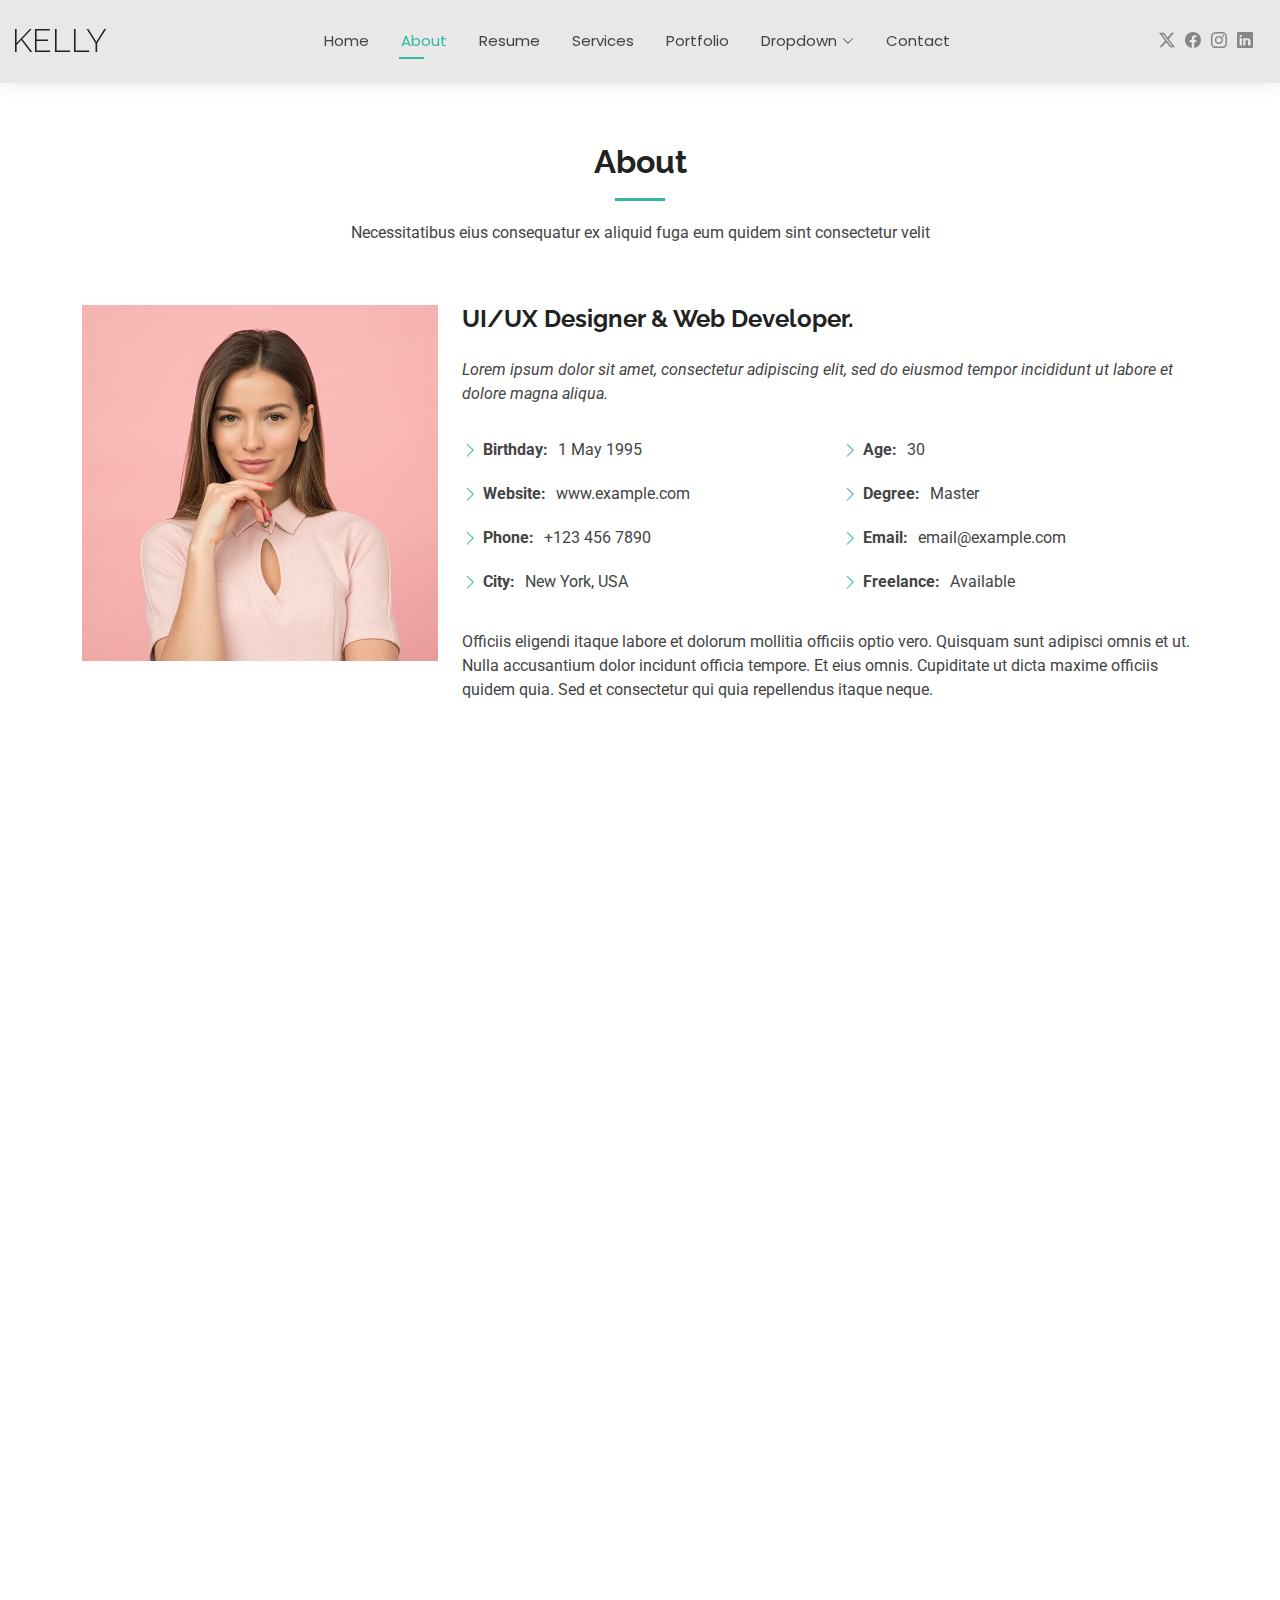
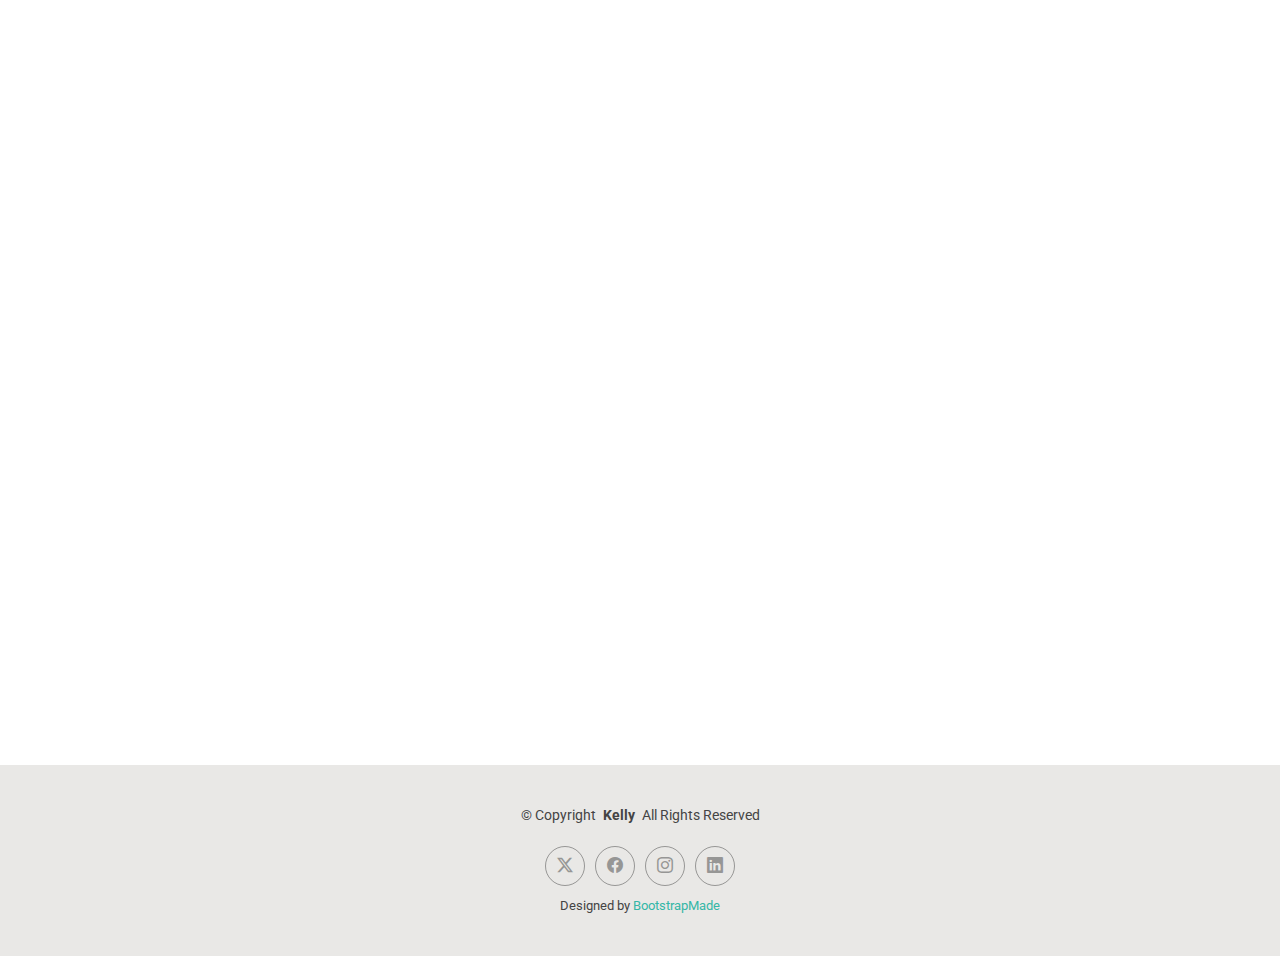
<file: about.html>
<!DOCTYPE html>
<html lang="en">

<head>
  <meta charset="utf-8">
  <meta content="width=device-width, initial-scale=1.0" name="viewport">
  <title>About - Kelly Bootstrap Template</title>
  <meta name="description" content="">
  <meta name="keywords" content="">

  <!-- Favicons -->
  <link href="assets/img/favicon.png" rel="icon">
  <link href="assets/img/apple-touch-icon.png" rel="apple-touch-icon">

  <!-- Fonts -->
  <link href="https://fonts.googleapis.com" rel="preconnect">
  <link href="https://fonts.gstatic.com" rel="preconnect" crossorigin>
  <link href="https://fonts.googleapis.com/css2?family=Roboto:ital,wght@0,100;0,300;0,400;0,500;0,700;0,900;1,100;1,300;1,400;1,500;1,700;1,900&family=Poppins:ital,wght@0,100;0,200;0,300;0,400;0,500;0,600;0,700;0,800;0,900;1,100;1,200;1,300;1,400;1,500;1,600;1,700;1,800;1,900&family=Raleway:ital,wght@0,100;0,200;0,300;0,400;0,500;0,600;0,700;0,800;0,900;1,100;1,200;1,300;1,400;1,500;1,600;1,700;1,800;1,900&display=swap" rel="stylesheet">

  <!-- Vendor CSS Files -->
  <link href="assets/vendor/bootstrap/css/bootstrap.min.css" rel="stylesheet">
  <link href="assets/vendor/bootstrap-icons/bootstrap-icons.css" rel="stylesheet">
  <link href="assets/vendor/aos/aos.css" rel="stylesheet">
  <link href="assets/vendor/swiper/swiper-bundle.min.css" rel="stylesheet">
  <link href="assets/vendor/glightbox/css/glightbox.min.css" rel="stylesheet">

  <!-- Main CSS File -->
  <link href="assets/css/main.css" rel="stylesheet">

  <!-- =======================================================
  * Template Name: Kelly
  * Template URL: https://bootstrapmade.com/kelly-free-bootstrap-cv-resume-html-template/
  * Updated: Aug 07 2024 with Bootstrap v5.3.3
  * Author: BootstrapMade.com
  * License: https://bootstrapmade.com/license/
  ======================================================== -->
</head>

<body class="about-page">

  <header id="header" class="header d-flex align-items-center light-background sticky-top">
    <div class="container-fluid position-relative d-flex align-items-center justify-content-between">

      <a href="index.html" class="logo d-flex align-items-center me-auto me-xl-0">
        <!-- Uncomment the line below if you also wish to use an image logo -->
        <!-- <img src="assets/img/logo.png" alt=""> -->
        <h1 class="sitename">Kelly</h1>
      </a>

      <nav id="navmenu" class="navmenu">
        <ul>
          <li><a href="index.html">Home</a></li>
          <li><a href="about.html" class="active">About</a></li>
          <li><a href="resume.html">Resume</a></li>
          <li><a href="services.html">Services</a></li>
          <li><a href="portfolio.html">Portfolio</a></li>
          <li class="dropdown"><a href="#"><span>Dropdown</span> <i class="bi bi-chevron-down toggle-dropdown"></i></a>
            <ul>
              <li><a href="#">Dropdown 1</a></li>
              <li class="dropdown"><a href="#"><span>Deep Dropdown</span> <i class="bi bi-chevron-down toggle-dropdown"></i></a>
                <ul>
                  <li><a href="#">Deep Dropdown 1</a></li>
                  <li><a href="#">Deep Dropdown 2</a></li>
                  <li><a href="#">Deep Dropdown 3</a></li>
                  <li><a href="#">Deep Dropdown 4</a></li>
                  <li><a href="#">Deep Dropdown 5</a></li>
                </ul>
              </li>
              <li><a href="#">Dropdown 2</a></li>
              <li><a href="#">Dropdown 3</a></li>
              <li><a href="#">Dropdown 4</a></li>
            </ul>
          </li>
          <li><a href="contact.html">Contact</a></li>
        </ul>
        <i class="mobile-nav-toggle d-xl-none bi bi-list"></i>
      </nav>

      <div class="header-social-links">
        <a href="#" class="twitter"><i class="bi bi-twitter-x"></i></a>
        <a href="#" class="facebook"><i class="bi bi-facebook"></i></a>
        <a href="#" class="instagram"><i class="bi bi-instagram"></i></a>
        <a href="#" class="linkedin"><i class="bi bi-linkedin"></i></a>
      </div>

    </div>
  </header>

  <main class="main">

    <!-- About Section -->
    <section id="about" class="about section">

      <!-- Section Title -->
      <div class="container section-title" data-aos="fade-up">
        <h2>About</h2>
        <p>Necessitatibus eius consequatur ex aliquid fuga eum quidem sint consectetur velit</p>
      </div><!-- End Section Title -->

      <div class="container" data-aos="fade-up" data-aos-delay="100">

        <div class="row gy-4 justify-content-center">
          <div class="col-lg-4">
            <img src="assets/img/profile-img.jpg" class="img-fluid" alt="">
          </div>
          <div class="col-lg-8 content">
            <h2>UI/UX Designer &amp; Web Developer.</h2>
            <p class="fst-italic py-3">
              Lorem ipsum dolor sit amet, consectetur adipiscing elit, sed do eiusmod tempor incididunt ut labore et dolore
              magna aliqua.
            </p>
            <div class="row">
              <div class="col-lg-6">
                <ul>
                  <li><i class="bi bi-chevron-right"></i> <strong>Birthday:</strong> <span>1 May 1995</span></li>
                  <li><i class="bi bi-chevron-right"></i> <strong>Website:</strong> <span>www.example.com</span></li>
                  <li><i class="bi bi-chevron-right"></i> <strong>Phone:</strong> <span>+123 456 7890</span></li>
                  <li><i class="bi bi-chevron-right"></i> <strong>City:</strong> <span>New York, USA</span></li>
                </ul>
              </div>
              <div class="col-lg-6">
                <ul>
                  <li><i class="bi bi-chevron-right"></i> <strong>Age:</strong> <span>30</span></li>
                  <li><i class="bi bi-chevron-right"></i> <strong>Degree:</strong> <span>Master</span></li>
                  <li><i class="bi bi-chevron-right"></i> <strong>Email:</strong> <span>email@example.com</span></li>
                  <li><i class="bi bi-chevron-right"></i> <strong>Freelance:</strong> <span>Available</span></li>
                </ul>
              </div>
            </div>
            <p class="py-3">
              Officiis eligendi itaque labore et dolorum mollitia officiis optio vero. Quisquam sunt adipisci omnis et ut. Nulla accusantium dolor incidunt officia tempore. Et eius omnis.
              Cupiditate ut dicta maxime officiis quidem quia. Sed et consectetur qui quia repellendus itaque neque.
            </p>
          </div>
        </div>

      </div>

    </section><!-- /About Section -->

    <!-- Skills Section -->
    <section id="skills" class="skills section">

      <!-- Section Title -->
      <div class="container section-title" data-aos="fade-up">
        <h2>Skills</h2>
        <p>Necessitatibus eius consequatur ex aliquid fuga eum quidem sint consectetur velit</p>
      </div><!-- End Section Title -->

      <div class="container" data-aos="fade-up" data-aos-delay="100">

        <div class="row skills-content skills-animation">

          <div class="col-lg-6">

            <div class="progress">
              <span class="skill"><span>HTML</span> <i class="val">100%</i></span>
              <div class="progress-bar-wrap">
                <div class="progress-bar" role="progressbar" aria-valuenow="100" aria-valuemin="0" aria-valuemax="100"></div>
              </div>
            </div><!-- End Skills Item -->

            <div class="progress">
              <span class="skill"><span>CSS</span> <i class="val">90%</i></span>
              <div class="progress-bar-wrap">
                <div class="progress-bar" role="progressbar" aria-valuenow="90" aria-valuemin="0" aria-valuemax="100"></div>
              </div>
            </div><!-- End Skills Item -->

            <div class="progress">
              <span class="skill"><span>JavaScript</span> <i class="val">75%</i></span>
              <div class="progress-bar-wrap">
                <div class="progress-bar" role="progressbar" aria-valuenow="75" aria-valuemin="0" aria-valuemax="100"></div>
              </div>
            </div><!-- End Skills Item -->

          </div>

          <div class="col-lg-6">

            <div class="progress">
              <span class="skill"><span>PHP</span> <i class="val">80%</i></span>
              <div class="progress-bar-wrap">
                <div class="progress-bar" role="progressbar" aria-valuenow="80" aria-valuemin="0" aria-valuemax="100"></div>
              </div>
            </div><!-- End Skills Item -->

            <div class="progress">
              <span class="skill"><span>WordPress/CMS</span> <i class="val">90%</i></span>
              <div class="progress-bar-wrap">
                <div class="progress-bar" role="progressbar" aria-valuenow="90" aria-valuemin="0" aria-valuemax="100"></div>
              </div>
            </div><!-- End Skills Item -->

            <div class="progress">
              <span class="skill"><span>Photoshop</span> <i class="val">55%</i></span>
              <div class="progress-bar-wrap">
                <div class="progress-bar" role="progressbar" aria-valuenow="55" aria-valuemin="0" aria-valuemax="100"></div>
              </div>
            </div><!-- End Skills Item -->

          </div>

        </div>

      </div>

    </section><!-- /Skills Section -->

    <!-- Stats Section -->
    <section id="stats" class="stats section">

      <!-- Section Title -->
      <div class="container section-title" data-aos="fade-up">
        <h2>Facts</h2>
        <p>Necessitatibus eius consequatur ex aliquid fuga eum quidem sint consectetur velit</p>
      </div><!-- End Section Title -->

      <div class="container" data-aos="fade-up" data-aos-delay="100">

        <div class="row gy-4">

          <div class="col-lg-3 col-md-6">
            <div class="stats-item text-center w-100 h-100">
              <span data-purecounter-start="0" data-purecounter-end="232" data-purecounter-duration="1" class="purecounter"></span>
              <p>Clients</p>
            </div>
          </div><!-- End Stats Item -->

          <div class="col-lg-3 col-md-6">
            <div class="stats-item text-center w-100 h-100">
              <span data-purecounter-start="0" data-purecounter-end="521" data-purecounter-duration="1" class="purecounter"></span>
              <p>Projects</p>
            </div>
          </div><!-- End Stats Item -->

          <div class="col-lg-3 col-md-6">
            <div class="stats-item text-center w-100 h-100">
              <span data-purecounter-start="0" data-purecounter-end="1453" data-purecounter-duration="1" class="purecounter"></span>
              <p>Hours Of Support</p>
            </div>
          </div><!-- End Stats Item -->

          <div class="col-lg-3 col-md-6">
            <div class="stats-item text-center w-100 h-100">
              <span data-purecounter-start="0" data-purecounter-end="32" data-purecounter-duration="1" class="purecounter"></span>
              <p>Workers</p>
            </div>
          </div><!-- End Stats Item -->

        </div>

      </div>

    </section><!-- /Stats Section -->

    <!-- Testimonials Section -->
    <section id="testimonials" class="testimonials section">

      <!-- Section Title -->
      <div class="container section-title" data-aos="fade-up">
        <h2>Testimonials</h2>
        <p>Necessitatibus eius consequatur ex aliquid fuga eum quidem sint consectetur velit</p>
      </div><!-- End Section Title -->

      <div class="container" data-aos="fade-up" data-aos-delay="100">

        <div class="swiper init-swiper">
          <script type="application/json" class="swiper-config">
            {
              "loop": true,
              "speed": 600,
              "autoplay": {
                "delay": 5000
              },
              "slidesPerView": "auto",
              "pagination": {
                "el": ".swiper-pagination",
                "type": "bullets",
                "clickable": true
              }
            }
          </script>
          <div class="swiper-wrapper">

            <div class="swiper-slide">
              <div class="testimonial-item">
                <img src="assets/img/testimonials/testimonials-1.jpg" class="testimonial-img" alt="">
                <h3>Saul Goodman</h3>
                <h4>Ceo &amp; Founder</h4>
                <div class="stars">
                  <i class="bi bi-star-fill"></i><i class="bi bi-star-fill"></i><i class="bi bi-star-fill"></i><i class="bi bi-star-fill"></i><i class="bi bi-star-fill"></i>
                </div>
                <p>
                  <i class="bi bi-quote quote-icon-left"></i>
                  <span>Proin iaculis purus consequat sem cure digni ssim donec porttitora entum suscipit rhoncus. Accusantium quam, ultricies eget id, aliquam eget nibh et. Maecen aliquam, risus at semper.</span>
                  <i class="bi bi-quote quote-icon-right"></i>
                </p>
              </div>
            </div><!-- End testimonial item -->

            <div class="swiper-slide">
              <div class="testimonial-item">
                <img src="assets/img/testimonials/testimonials-2.jpg" class="testimonial-img" alt="">
                <h3>Sara Wilsson</h3>
                <h4>Designer</h4>
                <div class="stars">
                  <i class="bi bi-star-fill"></i><i class="bi bi-star-fill"></i><i class="bi bi-star-fill"></i><i class="bi bi-star-fill"></i><i class="bi bi-star-fill"></i>
                </div>
                <p>
                  <i class="bi bi-quote quote-icon-left"></i>
                  <span>Export tempor illum tamen malis malis eram quae irure esse labore quem cillum quid cillum eram malis quorum velit fore eram velit sunt aliqua noster fugiat irure amet legam anim culpa.</span>
                  <i class="bi bi-quote quote-icon-right"></i>
                </p>
              </div>
            </div><!-- End testimonial item -->

            <div class="swiper-slide">
              <div class="testimonial-item">
                <img src="assets/img/testimonials/testimonials-3.jpg" class="testimonial-img" alt="">
                <h3>Jena Karlis</h3>
                <h4>Store Owner</h4>
                <div class="stars">
                  <i class="bi bi-star-fill"></i><i class="bi bi-star-fill"></i><i class="bi bi-star-fill"></i><i class="bi bi-star-fill"></i><i class="bi bi-star-fill"></i>
                </div>
                <p>
                  <i class="bi bi-quote quote-icon-left"></i>
                  <span>Enim nisi quem export duis labore cillum quae magna enim sint quorum nulla quem veniam duis minim tempor labore quem eram duis noster aute amet eram fore quis sint minim.</span>
                  <i class="bi bi-quote quote-icon-right"></i>
                </p>
              </div>
            </div><!-- End testimonial item -->

            <div class="swiper-slide">
              <div class="testimonial-item">
                <img src="assets/img/testimonials/testimonials-4.jpg" class="testimonial-img" alt="">
                <h3>Matt Brandon</h3>
                <h4>Freelancer</h4>
                <div class="stars">
                  <i class="bi bi-star-fill"></i><i class="bi bi-star-fill"></i><i class="bi bi-star-fill"></i><i class="bi bi-star-fill"></i><i class="bi bi-star-fill"></i>
                </div>
                <p>
                  <i class="bi bi-quote quote-icon-left"></i>
                  <span>Fugiat enim eram quae cillum dolore dolor amet nulla culpa multos export minim fugiat minim velit minim dolor enim duis veniam ipsum anim magna sunt elit fore quem dolore labore illum veniam.</span>
                  <i class="bi bi-quote quote-icon-right"></i>
                </p>
              </div>
            </div><!-- End testimonial item -->

            <div class="swiper-slide">
              <div class="testimonial-item">
                <img src="assets/img/testimonials/testimonials-5.jpg" class="testimonial-img" alt="">
                <h3>John Larson</h3>
                <h4>Entrepreneur</h4>
                <div class="stars">
                  <i class="bi bi-star-fill"></i><i class="bi bi-star-fill"></i><i class="bi bi-star-fill"></i><i class="bi bi-star-fill"></i><i class="bi bi-star-fill"></i>
                </div>
                <p>
                  <i class="bi bi-quote quote-icon-left"></i>
                  <span>Quis quorum aliqua sint quem legam fore sunt eram irure aliqua veniam tempor noster veniam enim culpa labore duis sunt culpa nulla illum cillum fugiat legam esse veniam culpa fore nisi cillum quid.</span>
                  <i class="bi bi-quote quote-icon-right"></i>
                </p>
              </div>
            </div><!-- End testimonial item -->

          </div>
          <div class="swiper-pagination"></div>
        </div>

      </div>

    </section><!-- /Testimonials Section -->

  </main>

  <footer id="footer" class="footer light-background">

    <div class="container">
      <div class="copyright text-center ">
        <p>© <span>Copyright</span> <strong class="px-1 sitename">Kelly</strong> <span>All Rights Reserved<br></span></p>
      </div>
      <div class="social-links d-flex justify-content-center">
        <a href=""><i class="bi bi-twitter-x"></i></a>
        <a href=""><i class="bi bi-facebook"></i></a>
        <a href=""><i class="bi bi-instagram"></i></a>
        <a href=""><i class="bi bi-linkedin"></i></a>
      </div>
      <div class="credits">
        <!-- All the links in the footer should remain intact. -->
        <!-- You can delete the links only if you've purchased the pro version. -->
        <!-- Licensing information: https://bootstrapmade.com/license/ -->
        <!-- Purchase the pro version with working PHP/AJAX contact form: [buy-url] -->
        Designed by <a href="https://bootstrapmade.com/">BootstrapMade</a>
      </div>
    </div>

  </footer>

  <!-- Scroll Top -->
  <a href="#" id="scroll-top" class="scroll-top d-flex align-items-center justify-content-center"><i class="bi bi-arrow-up-short"></i></a>

  <!-- Preloader -->
  <div id="preloader"></div>

  <!-- Vendor JS Files -->
  <script src="assets/vendor/bootstrap/js/bootstrap.bundle.min.js"></script>
  <script src="assets/vendor/php-email-form/validate.js"></script>
  <script src="assets/vendor/aos/aos.js"></script>
  <script src="assets/vendor/waypoints/noframework.waypoints.js"></script>
  <script src="assets/vendor/purecounter/purecounter_vanilla.js"></script>
  <script src="assets/vendor/swiper/swiper-bundle.min.js"></script>
  <script src="assets/vendor/glightbox/js/glightbox.min.js"></script>
  <script src="assets/vendor/imagesloaded/imagesloaded.pkgd.min.js"></script>
  <script src="assets/vendor/isotope-layout/isotope.pkgd.min.js"></script>

  <!-- Main JS File -->
  <script src="assets/js/main.js"></script>

</body>

</html>
</file>
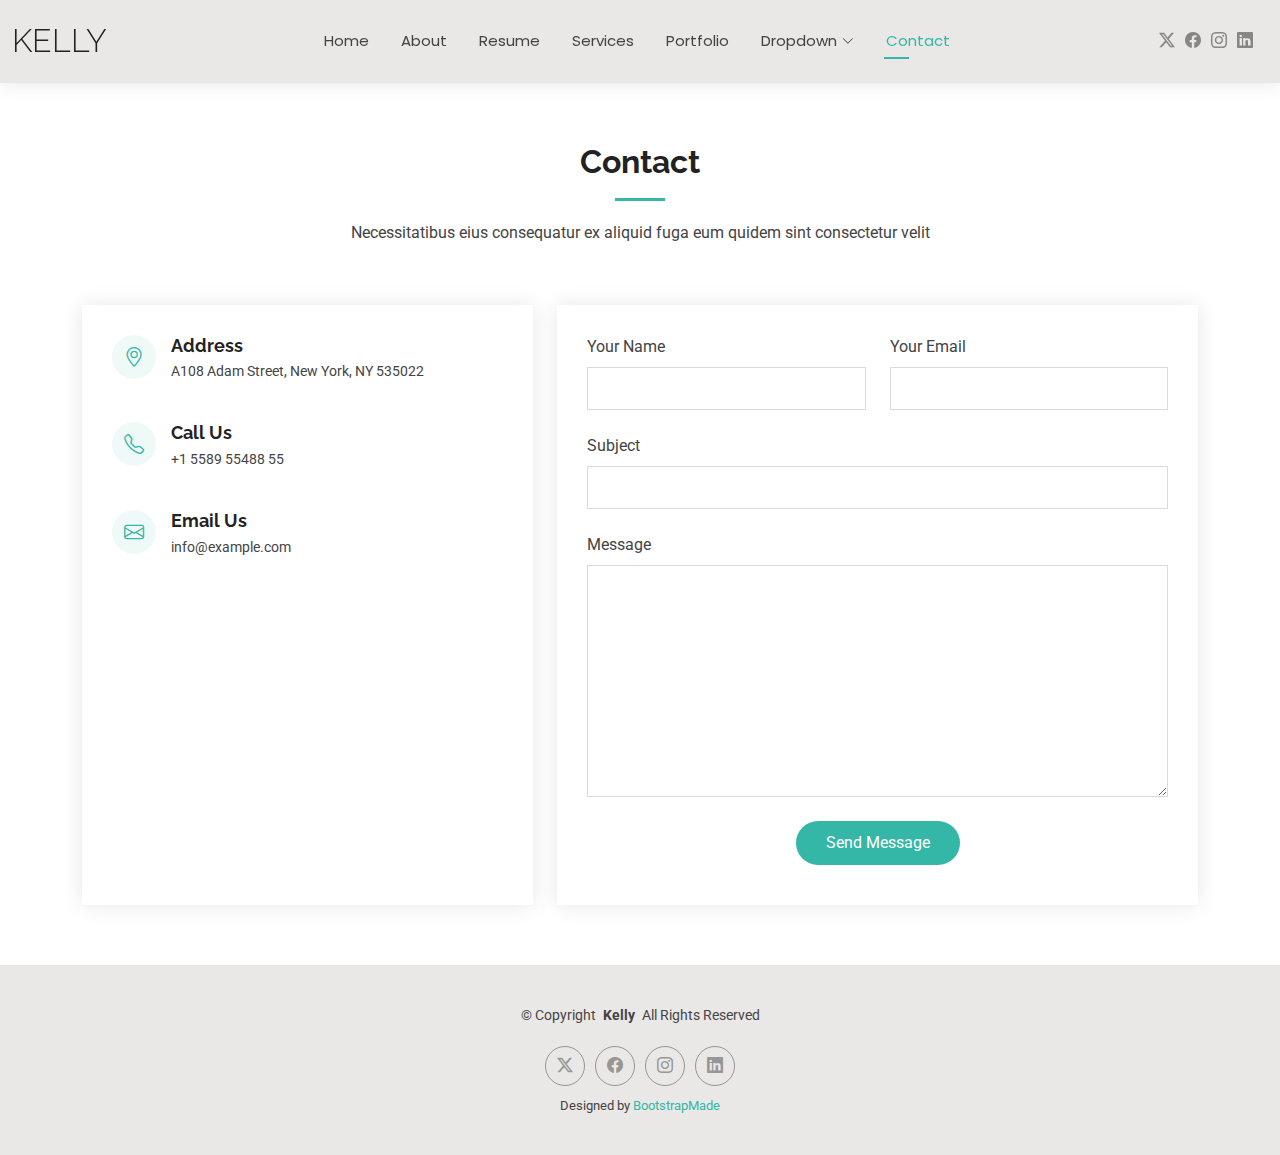
<file: contact.html>
<!DOCTYPE html>
<html lang="en">

<head>
  <meta charset="utf-8">
  <meta content="width=device-width, initial-scale=1.0" name="viewport">
  <title>Contact - Kelly Bootstrap Template</title>
  <meta name="description" content="">
  <meta name="keywords" content="">

  <!-- Favicons -->
  <link href="assets/img/favicon.png" rel="icon">
  <link href="assets/img/apple-touch-icon.png" rel="apple-touch-icon">

  <!-- Fonts -->
  <link href="https://fonts.googleapis.com" rel="preconnect">
  <link href="https://fonts.gstatic.com" rel="preconnect" crossorigin>
  <link href="https://fonts.googleapis.com/css2?family=Roboto:ital,wght@0,100;0,300;0,400;0,500;0,700;0,900;1,100;1,300;1,400;1,500;1,700;1,900&family=Poppins:ital,wght@0,100;0,200;0,300;0,400;0,500;0,600;0,700;0,800;0,900;1,100;1,200;1,300;1,400;1,500;1,600;1,700;1,800;1,900&family=Raleway:ital,wght@0,100;0,200;0,300;0,400;0,500;0,600;0,700;0,800;0,900;1,100;1,200;1,300;1,400;1,500;1,600;1,700;1,800;1,900&display=swap" rel="stylesheet">

  <!-- Vendor CSS Files -->
  <link href="assets/vendor/bootstrap/css/bootstrap.min.css" rel="stylesheet">
  <link href="assets/vendor/bootstrap-icons/bootstrap-icons.css" rel="stylesheet">
  <link href="assets/vendor/aos/aos.css" rel="stylesheet">
  <link href="assets/vendor/swiper/swiper-bundle.min.css" rel="stylesheet">
  <link href="assets/vendor/glightbox/css/glightbox.min.css" rel="stylesheet">

  <!-- Main CSS File -->
  <link href="assets/css/main.css" rel="stylesheet">

  <!-- =======================================================
  * Template Name: Kelly
  * Template URL: https://bootstrapmade.com/kelly-free-bootstrap-cv-resume-html-template/
  * Updated: Aug 07 2024 with Bootstrap v5.3.3
  * Author: BootstrapMade.com
  * License: https://bootstrapmade.com/license/
  ======================================================== -->
</head>

<body class="contact-page">

  <header id="header" class="header d-flex align-items-center light-background sticky-top">
    <div class="container-fluid position-relative d-flex align-items-center justify-content-between">

      <a href="index.html" class="logo d-flex align-items-center me-auto me-xl-0">
        <!-- Uncomment the line below if you also wish to use an image logo -->
        <!-- <img src="assets/img/logo.png" alt=""> -->
        <h1 class="sitename">Kelly</h1>
      </a>

      <nav id="navmenu" class="navmenu">
        <ul>
          <li><a href="index.html">Home</a></li>
          <li><a href="about.html">About</a></li>
          <li><a href="resume.html">Resume</a></li>
          <li><a href="services.html">Services</a></li>
          <li><a href="portfolio.html">Portfolio</a></li>
          <li class="dropdown"><a href="#"><span>Dropdown</span> <i class="bi bi-chevron-down toggle-dropdown"></i></a>
            <ul>
              <li><a href="#">Dropdown 1</a></li>
              <li class="dropdown"><a href="#"><span>Deep Dropdown</span> <i class="bi bi-chevron-down toggle-dropdown"></i></a>
                <ul>
                  <li><a href="#">Deep Dropdown 1</a></li>
                  <li><a href="#">Deep Dropdown 2</a></li>
                  <li><a href="#">Deep Dropdown 3</a></li>
                  <li><a href="#">Deep Dropdown 4</a></li>
                  <li><a href="#">Deep Dropdown 5</a></li>
                </ul>
              </li>
              <li><a href="#">Dropdown 2</a></li>
              <li><a href="#">Dropdown 3</a></li>
              <li><a href="#">Dropdown 4</a></li>
            </ul>
          </li>
          <li><a href="contact.html" class="active">Contact</a></li>
        </ul>
        <i class="mobile-nav-toggle d-xl-none bi bi-list"></i>
      </nav>

      <div class="header-social-links">
        <a href="#" class="twitter"><i class="bi bi-twitter-x"></i></a>
        <a href="#" class="facebook"><i class="bi bi-facebook"></i></a>
        <a href="#" class="instagram"><i class="bi bi-instagram"></i></a>
        <a href="#" class="linkedin"><i class="bi bi-linkedin"></i></a>
      </div>

    </div>
  </header>

  <main class="main">

    <!-- Contact Section -->
    <section id="contact" class="contact section">

      <!-- Section Title -->
      <div class="container section-title" data-aos="fade-up">
        <h2>Contact</h2>
        <p>Necessitatibus eius consequatur ex aliquid fuga eum quidem sint consectetur velit</p>
      </div><!-- End Section Title -->

      <div class="container" data-aos="fade-up" data-aos-delay="100">

        <div class="row gy-4">

          <div class="col-lg-5">

            <div class="info-wrap">
              <div class="info-item d-flex" data-aos="fade-up" data-aos-delay="200">
                <i class="bi bi-geo-alt flex-shrink-0"></i>
                <div>
                  <h3>Address</h3>
                  <p>A108 Adam Street, New York, NY 535022</p>
                </div>
              </div><!-- End Info Item -->

              <div class="info-item d-flex" data-aos="fade-up" data-aos-delay="300">
                <i class="bi bi-telephone flex-shrink-0"></i>
                <div>
                  <h3>Call Us</h3>
                  <p>+1 5589 55488 55</p>
                </div>
              </div><!-- End Info Item -->

              <div class="info-item d-flex" data-aos="fade-up" data-aos-delay="400">
                <i class="bi bi-envelope flex-shrink-0"></i>
                <div>
                  <h3>Email Us</h3>
                  <p>info@example.com</p>
                </div>
              </div><!-- End Info Item -->

              <iframe src="https://www.google.com/maps/embed?pb=!1m14!1m8!1m3!1d48389.78314118045!2d-74.006138!3d40.710059!3m2!1i1024!2i768!4f13.1!3m3!1m2!1s0x89c25a22a3bda30d%3A0xb89d1fe6bc499443!2sDowntown%20Conference%20Center!5e0!3m2!1sen!2sus!4v1676961268712!5m2!1sen!2sus" frameborder="0" style="border:0; width: 100%; height: 270px;" allowfullscreen="" loading="lazy" referrerpolicy="no-referrer-when-downgrade"></iframe>
            </div>
          </div>

          <div class="col-lg-7">
            <form action="forms/contact.php" method="post" class="php-email-form" data-aos="fade-up" data-aos-delay="200">
              <div class="row gy-4">

                <div class="col-md-6">
                  <label for="name-field" class="pb-2">Your Name</label>
                  <input type="text" name="name" id="name-field" class="form-control" required="">
                </div>

                <div class="col-md-6">
                  <label for="email-field" class="pb-2">Your Email</label>
                  <input type="email" class="form-control" name="email" id="email-field" required="">
                </div>

                <div class="col-md-12">
                  <label for="subject-field" class="pb-2">Subject</label>
                  <input type="text" class="form-control" name="subject" id="subject-field" required="">
                </div>

                <div class="col-md-12">
                  <label for="message-field" class="pb-2">Message</label>
                  <textarea class="form-control" name="message" rows="10" id="message-field" required=""></textarea>
                </div>

                <div class="col-md-12 text-center">
                  <div class="loading">Loading</div>
                  <div class="error-message"></div>
                  <div class="sent-message">Your message has been sent. Thank you!</div>

                  <button type="submit">Send Message</button>
                </div>

              </div>
            </form>
          </div><!-- End Contact Form -->

        </div>

      </div>

    </section><!-- /Contact Section -->

  </main>

  <footer id="footer" class="footer light-background">

    <div class="container">
      <div class="copyright text-center ">
        <p>© <span>Copyright</span> <strong class="px-1 sitename">Kelly</strong> <span>All Rights Reserved<br></span></p>
      </div>
      <div class="social-links d-flex justify-content-center">
        <a href=""><i class="bi bi-twitter-x"></i></a>
        <a href=""><i class="bi bi-facebook"></i></a>
        <a href=""><i class="bi bi-instagram"></i></a>
        <a href=""><i class="bi bi-linkedin"></i></a>
      </div>
      <div class="credits">
        <!-- All the links in the footer should remain intact. -->
        <!-- You can delete the links only if you've purchased the pro version. -->
        <!-- Licensing information: https://bootstrapmade.com/license/ -->
        <!-- Purchase the pro version with working PHP/AJAX contact form: [buy-url] -->
        Designed by <a href="https://bootstrapmade.com/">BootstrapMade</a>
      </div>
    </div>

  </footer>

  <!-- Scroll Top -->
  <a href="#" id="scroll-top" class="scroll-top d-flex align-items-center justify-content-center"><i class="bi bi-arrow-up-short"></i></a>

  <!-- Preloader -->
  <div id="preloader"></div>

  <!-- Vendor JS Files -->
  <script src="assets/vendor/bootstrap/js/bootstrap.bundle.min.js"></script>
  <script src="assets/vendor/php-email-form/validate.js"></script>
  <script src="assets/vendor/aos/aos.js"></script>
  <script src="assets/vendor/waypoints/noframework.waypoints.js"></script>
  <script src="assets/vendor/purecounter/purecounter_vanilla.js"></script>
  <script src="assets/vendor/swiper/swiper-bundle.min.js"></script>
  <script src="assets/vendor/glightbox/js/glightbox.min.js"></script>
  <script src="assets/vendor/imagesloaded/imagesloaded.pkgd.min.js"></script>
  <script src="assets/vendor/isotope-layout/isotope.pkgd.min.js"></script>

  <!-- Main JS File -->
  <script src="assets/js/main.js"></script>

</body>

</html>
</file>
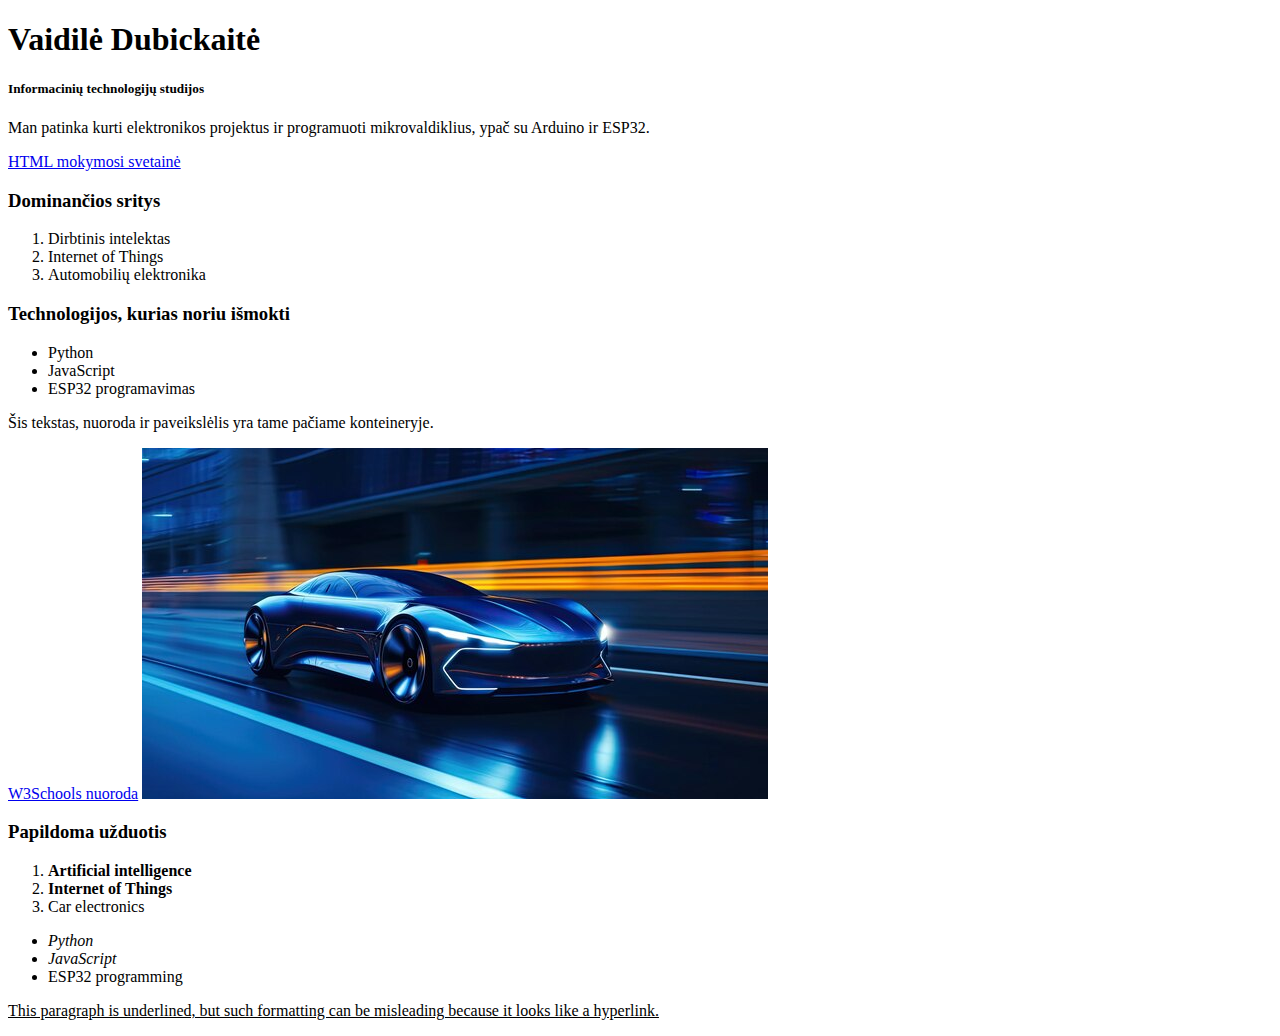
<file: index_7.html>
<!-- Tavo vardas Pavardė, grupė (pvz. EIS-23) -->
<!DOCTYPE html>
<html lang="lt">
<head>
    <meta charset="UTF-8">
    <meta name="viewport" content="width=device-width, initial-scale=1.0">
    <title>Mano CV</title>
</head>
<body>

    <!-- Antraštės -->
    <h1>Vaidilė Dubickaitė</h1>
    <h5>Informacinių technologijų studijos</h5>

    <!-- Pastraipa -->
    <p>Man patinka kurti elektronikos projektus ir programuoti mikrovaldiklius, ypač su Arduino ir ESP32.</p>

    <!-- Nuoroda -->
    <a href="https://www.w3schools.com/html/" target="_blank">HTML mokymosi svetainė</a>


    <!-- Sąrašai -->
    <h3>Dominančios sritys</h3>
    <ol>
        <li>Dirbtinis intelektas</li>
        <li>Internet of Things</li>
        <li>Automobilių elektronika</li>
    </ol>

    <h3>Technologijos, kurias noriu išmokti</h3>
    <ul>
        <li>Python</li>
        <li>JavaScript</li>
        <li>ESP32 programavimas</li>
    </ul>

    <!-- Div konteineris -->
    <div>
        <p>Šis tekstas, nuoroda ir paveikslėlis yra tame pačiame konteineryje.</p>
        <a href="https://www.w3schools.com/html/">W3Schools nuoroda</a>
        <img src="img/svajoniudarbas.jpg" alt="Pavyzdinis paveikslėlis">
    </div>

    <!-- 
    Komentarai:
    <!DOCTYPE html> – nurodo HTML5 dokumento tipą
    <html> – apima visą puslapio struktūrą
    <head> – talpina puslapio meta informaciją
    <meta> – aprašo koduotę ir kitus nustatymus
    <title> – puslapio pavadinimas naršyklėje
    <body> – viskas, kas matoma puslapyje
    <div> – grupuoja elementus į bendrą konteinerį
    -->

</body>
</html>
<!-- PAPILDOMA UŽDUOTIS -->

<h3>Papildoma užduotis</h3>

<!-- Numeruotas sąrašas su <strong> ir <b> -->
<ol>
  <li><strong>Artificial intelligence</strong></li>
  <li><b>Internet of Things</b></li>
  <li>Car electronics</li>
</ol>
<!--
<strong> – pabrėžia semantiškai svarbų tekstą (naršyklės ir skaitytuvai supranta, kad tai svarbu)
<b> – tik paryškina vizualiai, be semantinės reikšmės
-->

<!-- Nenumeruotas sąrašas su <em> ir <i> -->
<ul>
  <li><em>Python</em></li>
  <li><i>JavaScript</i></li>
  <li>ESP32 programming</li>
</ul>
<!--
<em> – pasviras tekstas su semantine reikšme (pabrėžia emociją / svarbą)
<i> – tik pasviras vizualiai, be reikšmės
-->

<!-- Pabraukta pastraipa -->
<u><p>This paragraph is underlined, but such formatting can be misleading because it looks like a hyperlink.</p></u>
<!--
<u> – pabraukimas gali klaidinti, nes atrodo kaip nuoroda
-->
</file>
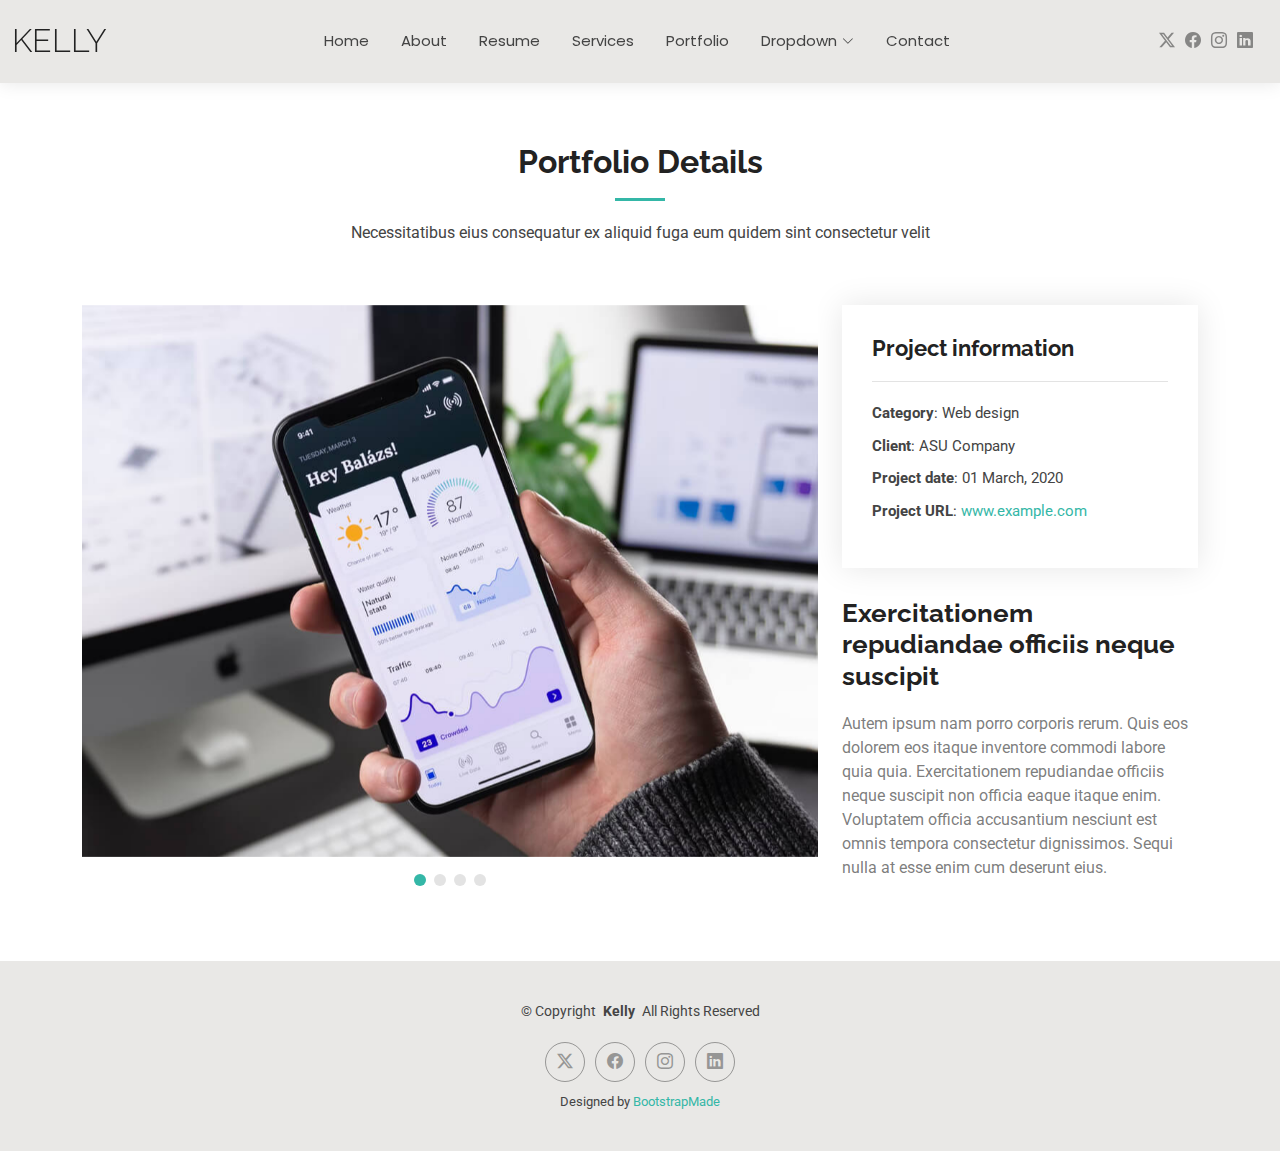
<file: portfolio-details.html>
<!DOCTYPE html>
<html lang="en">

<head>
  <meta charset="utf-8">
  <meta content="width=device-width, initial-scale=1.0" name="viewport">
  <title>Portfolio Details - Kelly Bootstrap Template</title>
  <meta name="description" content="">
  <meta name="keywords" content="">

  <!-- Favicons -->
  <link href="assets/img/favicon.png" rel="icon">
  <link href="assets/img/apple-touch-icon.png" rel="apple-touch-icon">

  <!-- Fonts -->
  <link href="https://fonts.googleapis.com" rel="preconnect">
  <link href="https://fonts.gstatic.com" rel="preconnect" crossorigin>
  <link href="https://fonts.googleapis.com/css2?family=Roboto:ital,wght@0,100;0,300;0,400;0,500;0,700;0,900;1,100;1,300;1,400;1,500;1,700;1,900&family=Poppins:ital,wght@0,100;0,200;0,300;0,400;0,500;0,600;0,700;0,800;0,900;1,100;1,200;1,300;1,400;1,500;1,600;1,700;1,800;1,900&family=Raleway:ital,wght@0,100;0,200;0,300;0,400;0,500;0,600;0,700;0,800;0,900;1,100;1,200;1,300;1,400;1,500;1,600;1,700;1,800;1,900&display=swap" rel="stylesheet">

  <!-- Vendor CSS Files -->
  <link href="assets/vendor/bootstrap/css/bootstrap.min.css" rel="stylesheet">
  <link href="assets/vendor/bootstrap-icons/bootstrap-icons.css" rel="stylesheet">
  <link href="assets/vendor/aos/aos.css" rel="stylesheet">
  <link href="assets/vendor/swiper/swiper-bundle.min.css" rel="stylesheet">
  <link href="assets/vendor/glightbox/css/glightbox.min.css" rel="stylesheet">

  <!-- Main CSS File -->
  <link href="assets/css/main.css" rel="stylesheet">

  <!-- =======================================================
  * Template Name: Kelly
  * Template URL: https://bootstrapmade.com/kelly-free-bootstrap-cv-resume-html-template/
  * Updated: Aug 07 2024 with Bootstrap v5.3.3
  * Author: BootstrapMade.com
  * License: https://bootstrapmade.com/license/
  ======================================================== -->
</head>

<body class="portfolio-details-page">

  <header id="header" class="header d-flex align-items-center light-background sticky-top">
    <div class="container-fluid position-relative d-flex align-items-center justify-content-between">

      <a href="index.html" class="logo d-flex align-items-center me-auto me-xl-0">
        <!-- Uncomment the line below if you also wish to use an image logo -->
        <!-- <img src="assets/img/logo.png" alt=""> -->
        <h1 class="sitename">Kelly</h1>
      </a>

      <nav id="navmenu" class="navmenu">
        <ul>
          <li><a href="index.html">Home</a></li>
          <li><a href="about.html">About</a></li>
          <li><a href="resume.html">Resume</a></li>
          <li><a href="services.html">Services</a></li>
          <li><a href="portfolio.html">Portfolio</a></li>
          <li class="dropdown"><a href="#"><span>Dropdown</span> <i class="bi bi-chevron-down toggle-dropdown"></i></a>
            <ul>
              <li><a href="#">Dropdown 1</a></li>
              <li class="dropdown"><a href="#"><span>Deep Dropdown</span> <i class="bi bi-chevron-down toggle-dropdown"></i></a>
                <ul>
                  <li><a href="#">Deep Dropdown 1</a></li>
                  <li><a href="#">Deep Dropdown 2</a></li>
                  <li><a href="#">Deep Dropdown 3</a></li>
                  <li><a href="#">Deep Dropdown 4</a></li>
                  <li><a href="#">Deep Dropdown 5</a></li>
                </ul>
              </li>
              <li><a href="#">Dropdown 2</a></li>
              <li><a href="#">Dropdown 3</a></li>
              <li><a href="#">Dropdown 4</a></li>
            </ul>
          </li>
          <li><a href="contact.html">Contact</a></li>
        </ul>
        <i class="mobile-nav-toggle d-xl-none bi bi-list"></i>
      </nav>

      <div class="header-social-links">
        <a href="#" class="twitter"><i class="bi bi-twitter-x"></i></a>
        <a href="#" class="facebook"><i class="bi bi-facebook"></i></a>
        <a href="#" class="instagram"><i class="bi bi-instagram"></i></a>
        <a href="#" class="linkedin"><i class="bi bi-linkedin"></i></a>
      </div>

    </div>
  </header>

  <main class="main">

    <!-- Portfolio Details Section -->
    <section id="portfolio-details" class="portfolio-details section">

      <!-- Section Title -->
      <div class="container section-title" data-aos="fade-up">
        <h2>Portfolio Details</h2>
        <p>Necessitatibus eius consequatur ex aliquid fuga eum quidem sint consectetur velit</p>
      </div><!-- End Section Title -->

      <div class="container" data-aos="fade-up" data-aos-delay="100">

        <div class="row gy-4">

          <div class="col-lg-8">
            <div class="portfolio-details-slider swiper init-swiper">

              <script type="application/json" class="swiper-config">
                {
                  "loop": true,
                  "speed": 600,
                  "autoplay": {
                    "delay": 5000
                  },
                  "slidesPerView": "auto",
                  "pagination": {
                    "el": ".swiper-pagination",
                    "type": "bullets",
                    "clickable": true
                  }
                }
              </script>

              <div class="swiper-wrapper align-items-center">

                <div class="swiper-slide">
                  <img src="assets/img/portfolio/app-1.jpg" alt="">
                </div>

                <div class="swiper-slide">
                  <img src="assets/img/portfolio/product-1.jpg" alt="">
                </div>

                <div class="swiper-slide">
                  <img src="assets/img/portfolio/branding-1.jpg" alt="">
                </div>

                <div class="swiper-slide">
                  <img src="assets/img/portfolio/books-1.jpg" alt="">
                </div>

              </div>
              <div class="swiper-pagination"></div>
            </div>
          </div>

          <div class="col-lg-4">
            <div class="portfolio-info" data-aos="fade-up" data-aos-delay="200">
              <h3>Project information</h3>
              <ul>
                <li><strong>Category</strong>: Web design</li>
                <li><strong>Client</strong>: ASU Company</li>
                <li><strong>Project date</strong>: 01 March, 2020</li>
                <li><strong>Project URL</strong>: <a href="#">www.example.com</a></li>
              </ul>
            </div>
            <div class="portfolio-description" data-aos="fade-up" data-aos-delay="300">
              <h2>Exercitationem repudiandae officiis neque suscipit</h2>
              <p>
                Autem ipsum nam porro corporis rerum. Quis eos dolorem eos itaque inventore commodi labore quia quia. Exercitationem repudiandae officiis neque suscipit non officia eaque itaque enim. Voluptatem officia accusantium nesciunt est omnis tempora consectetur dignissimos. Sequi nulla at esse enim cum deserunt eius.
              </p>
            </div>
          </div>

        </div>

      </div>

    </section><!-- /Portfolio Details Section -->

  </main>

  <footer id="footer" class="footer light-background">

    <div class="container">
      <div class="copyright text-center ">
        <p>© <span>Copyright</span> <strong class="px-1 sitename">Kelly</strong> <span>All Rights Reserved<br></span></p>
      </div>
      <div class="social-links d-flex justify-content-center">
        <a href=""><i class="bi bi-twitter-x"></i></a>
        <a href=""><i class="bi bi-facebook"></i></a>
        <a href=""><i class="bi bi-instagram"></i></a>
        <a href=""><i class="bi bi-linkedin"></i></a>
      </div>
      <div class="credits">
        <!-- All the links in the footer should remain intact. -->
        <!-- You can delete the links only if you've purchased the pro version. -->
        <!-- Licensing information: https://bootstrapmade.com/license/ -->
        <!-- Purchase the pro version with working PHP/AJAX contact form: [buy-url] -->
        Designed by <a href="https://bootstrapmade.com/">BootstrapMade</a>
      </div>
    </div>

  </footer>

  <!-- Scroll Top -->
  <a href="#" id="scroll-top" class="scroll-top d-flex align-items-center justify-content-center"><i class="bi bi-arrow-up-short"></i></a>

  <!-- Preloader -->
  <div id="preloader"></div>

  <!-- Vendor JS Files -->
  <script src="assets/vendor/bootstrap/js/bootstrap.bundle.min.js"></script>
  <script src="assets/vendor/php-email-form/validate.js"></script>
  <script src="assets/vendor/aos/aos.js"></script>
  <script src="assets/vendor/waypoints/noframework.waypoints.js"></script>
  <script src="assets/vendor/purecounter/purecounter_vanilla.js"></script>
  <script src="assets/vendor/swiper/swiper-bundle.min.js"></script>
  <script src="assets/vendor/glightbox/js/glightbox.min.js"></script>
  <script src="assets/vendor/imagesloaded/imagesloaded.pkgd.min.js"></script>
  <script src="assets/vendor/isotope-layout/isotope.pkgd.min.js"></script>

  <!-- Main JS File -->
  <script src="assets/js/main.js"></script>

</body>

</html>
</file>
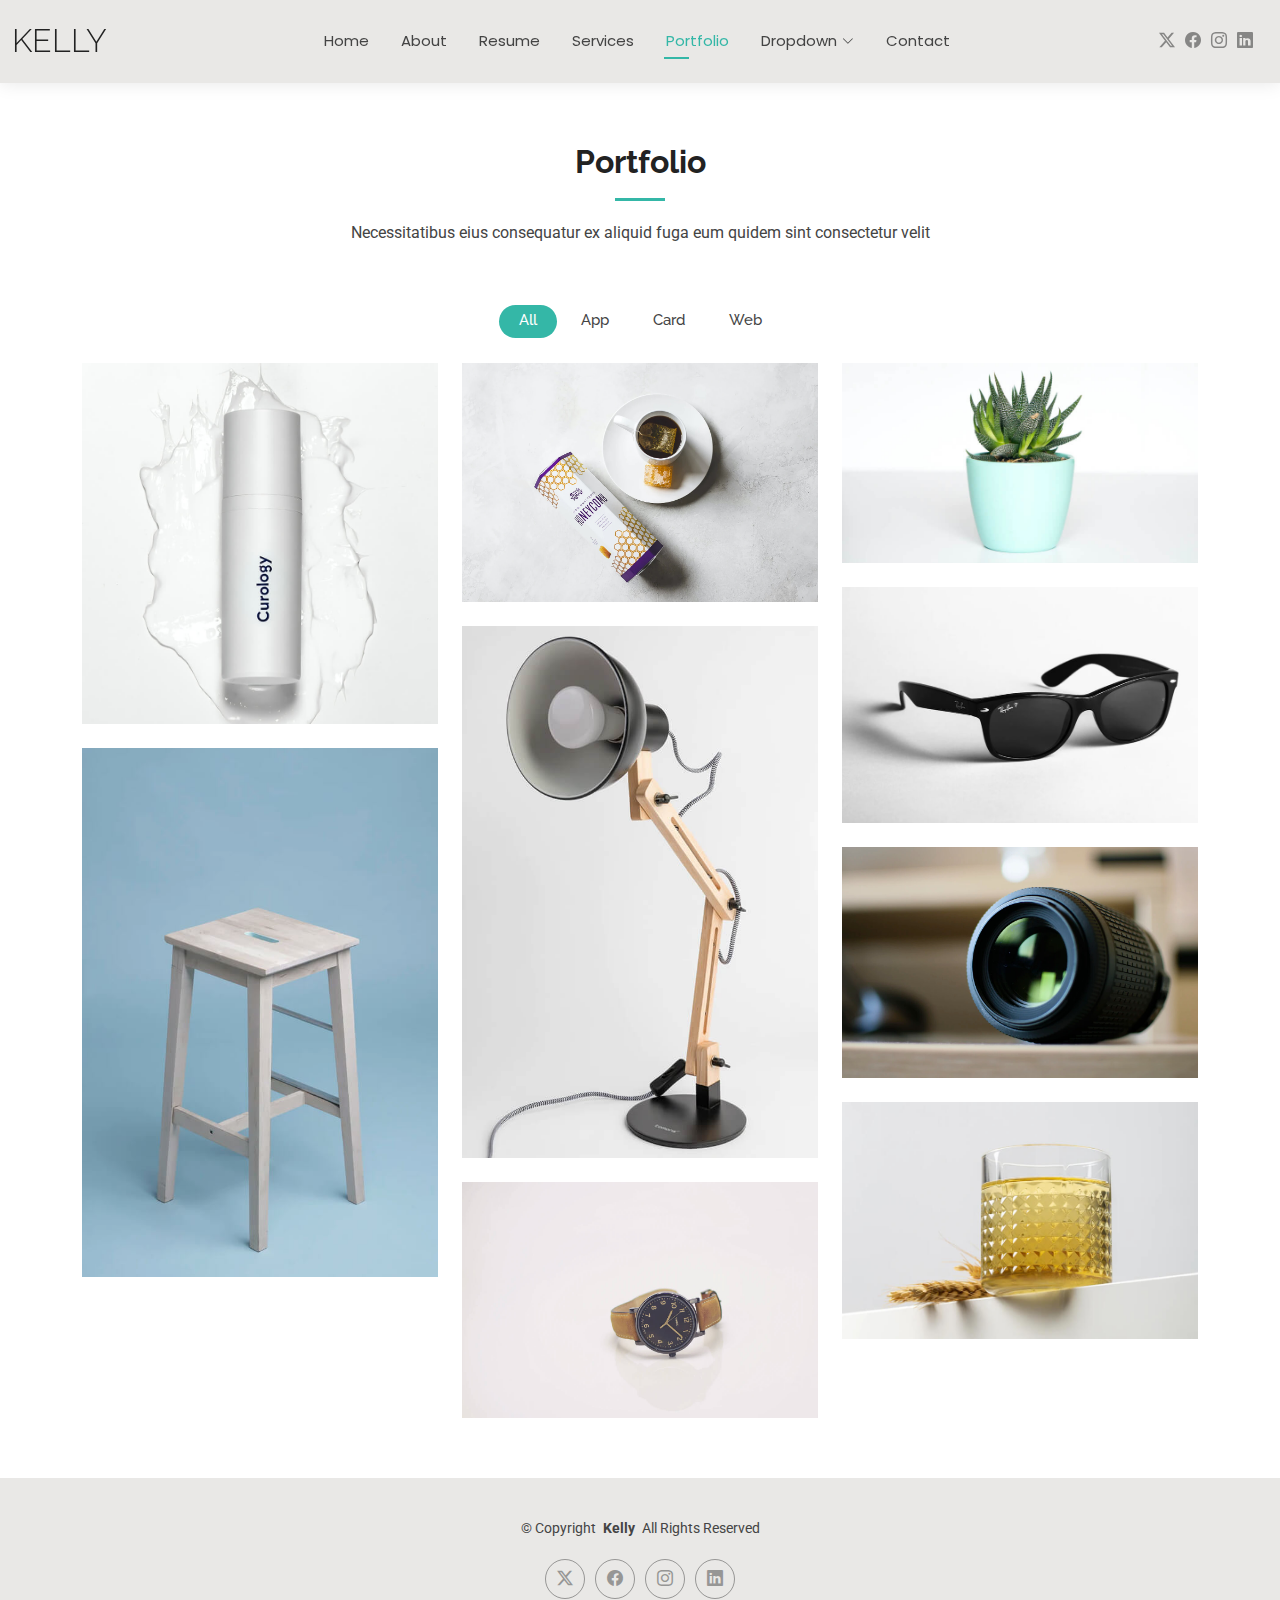
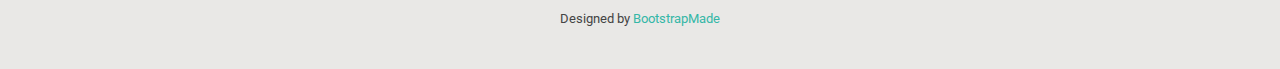
<file: portfolio.html>
<!DOCTYPE html>
<html lang="en">

<head>
  <meta charset="utf-8">
  <meta content="width=device-width, initial-scale=1.0" name="viewport">
  <title>Portfolio - Kelly Bootstrap Template</title>
  <meta name="description" content="">
  <meta name="keywords" content="">

  <!-- Favicons -->
  <link href="assets/img/favicon.png" rel="icon">
  <link href="assets/img/apple-touch-icon.png" rel="apple-touch-icon">

  <!-- Fonts -->
  <link href="https://fonts.googleapis.com" rel="preconnect">
  <link href="https://fonts.gstatic.com" rel="preconnect" crossorigin>
  <link href="https://fonts.googleapis.com/css2?family=Roboto:ital,wght@0,100;0,300;0,400;0,500;0,700;0,900;1,100;1,300;1,400;1,500;1,700;1,900&family=Poppins:ital,wght@0,100;0,200;0,300;0,400;0,500;0,600;0,700;0,800;0,900;1,100;1,200;1,300;1,400;1,500;1,600;1,700;1,800;1,900&family=Raleway:ital,wght@0,100;0,200;0,300;0,400;0,500;0,600;0,700;0,800;0,900;1,100;1,200;1,300;1,400;1,500;1,600;1,700;1,800;1,900&display=swap" rel="stylesheet">

  <!-- Vendor CSS Files -->
  <link href="assets/vendor/bootstrap/css/bootstrap.min.css" rel="stylesheet">
  <link href="assets/vendor/bootstrap-icons/bootstrap-icons.css" rel="stylesheet">
  <link href="assets/vendor/aos/aos.css" rel="stylesheet">
  <link href="assets/vendor/swiper/swiper-bundle.min.css" rel="stylesheet">
  <link href="assets/vendor/glightbox/css/glightbox.min.css" rel="stylesheet">

  <!-- Main CSS File -->
  <link href="assets/css/main.css" rel="stylesheet">

  <!-- =======================================================
  * Template Name: Kelly
  * Template URL: https://bootstrapmade.com/kelly-free-bootstrap-cv-resume-html-template/
  * Updated: Aug 07 2024 with Bootstrap v5.3.3
  * Author: BootstrapMade.com
  * License: https://bootstrapmade.com/license/
  ======================================================== -->
</head>

<body class="portfolio-page">

  <header id="header" class="header d-flex align-items-center light-background sticky-top">
    <div class="container-fluid position-relative d-flex align-items-center justify-content-between">

      <a href="index.html" class="logo d-flex align-items-center me-auto me-xl-0">
        <!-- Uncomment the line below if you also wish to use an image logo -->
        <!-- <img src="assets/img/logo.png" alt=""> -->
        <h1 class="sitename">Kelly</h1>
      </a>

      <nav id="navmenu" class="navmenu">
        <ul>
          <li><a href="index.html">Home</a></li>
          <li><a href="about.html">About</a></li>
          <li><a href="resume.html">Resume</a></li>
          <li><a href="services.html">Services</a></li>
          <li><a href="portfolio.html" class="active">Portfolio</a></li>
          <li class="dropdown"><a href="#"><span>Dropdown</span> <i class="bi bi-chevron-down toggle-dropdown"></i></a>
            <ul>
              <li><a href="#">Dropdown 1</a></li>
              <li class="dropdown"><a href="#"><span>Deep Dropdown</span> <i class="bi bi-chevron-down toggle-dropdown"></i></a>
                <ul>
                  <li><a href="#">Deep Dropdown 1</a></li>
                  <li><a href="#">Deep Dropdown 2</a></li>
                  <li><a href="#">Deep Dropdown 3</a></li>
                  <li><a href="#">Deep Dropdown 4</a></li>
                  <li><a href="#">Deep Dropdown 5</a></li>
                </ul>
              </li>
              <li><a href="#">Dropdown 2</a></li>
              <li><a href="#">Dropdown 3</a></li>
              <li><a href="#">Dropdown 4</a></li>
            </ul>
          </li>
          <li><a href="contact.html">Contact</a></li>
        </ul>
        <i class="mobile-nav-toggle d-xl-none bi bi-list"></i>
      </nav>

      <div class="header-social-links">
        <a href="#" class="twitter"><i class="bi bi-twitter-x"></i></a>
        <a href="#" class="facebook"><i class="bi bi-facebook"></i></a>
        <a href="#" class="instagram"><i class="bi bi-instagram"></i></a>
        <a href="#" class="linkedin"><i class="bi bi-linkedin"></i></a>
      </div>

    </div>
  </header>

  <main class="main">

    <!-- Portfolio Section -->
    <section id="portfolio" class="portfolio section">

      <!-- Section Title -->
      <div class="container section-title" data-aos="fade-up">
        <h2>Portfolio</h2>
        <p>Necessitatibus eius consequatur ex aliquid fuga eum quidem sint consectetur velit</p>
      </div><!-- End Section Title -->

      <div class="container">

        <div class="isotope-layout" data-default-filter="*" data-layout="masonry" data-sort="original-order">

          <ul class="portfolio-filters isotope-filters" data-aos="fade-up" data-aos-delay="100">
            <li data-filter="*" class="filter-active">All</li>
            <li data-filter=".filter-app">App</li>
            <li data-filter=".filter-product">Card</li>
            <li data-filter=".filter-branding">Web</li>
          </ul><!-- End Portfolio Filters -->

          <div class="row gy-4 isotope-container" data-aos="fade-up" data-aos-delay="200">

            <div class="col-lg-4 col-md-6 portfolio-item isotope-item filter-app">
              <img src="assets/img/masonry-portfolio/masonry-portfolio-1.jpg" class="img-fluid" alt="">
              <div class="portfolio-info">
                <h4>App 1</h4>
                <p>Lorem ipsum, dolor sit</p>
                <a href="assets/img/masonry-portfolio/masonry-portfolio-1.jpg" title="App 1" data-gallery="portfolio-gallery-app" class="glightbox preview-link"><i class="bi bi-zoom-in"></i></a>
                <a href="portfolio-details.html" title="More Details" class="details-link"><i class="bi bi-link-45deg"></i></a>
              </div>
            </div><!-- End Portfolio Item -->

            <div class="col-lg-4 col-md-6 portfolio-item isotope-item filter-product">
              <img src="assets/img/masonry-portfolio/masonry-portfolio-2.jpg" class="img-fluid" alt="">
              <div class="portfolio-info">
                <h4>Product 1</h4>
                <p>Lorem ipsum, dolor sit</p>
                <a href="assets/img/masonry-portfolio/masonry-portfolio-2.jpg" title="Product 1" data-gallery="portfolio-gallery-product" class="glightbox preview-link"><i class="bi bi-zoom-in"></i></a>
                <a href="portfolio-details.html" title="More Details" class="details-link"><i class="bi bi-link-45deg"></i></a>
              </div>
            </div><!-- End Portfolio Item -->

            <div class="col-lg-4 col-md-6 portfolio-item isotope-item filter-branding">
              <img src="assets/img/masonry-portfolio/masonry-portfolio-3.jpg" class="img-fluid" alt="">
              <div class="portfolio-info">
                <h4>Branding 1</h4>
                <p>Lorem ipsum, dolor sit</p>
                <a href="assets/img/masonry-portfolio/masonry-portfolio-3.jpg" title="Branding 1" data-gallery="portfolio-gallery-branding" class="glightbox preview-link"><i class="bi bi-zoom-in"></i></a>
                <a href="portfolio-details.html" title="More Details" class="details-link"><i class="bi bi-link-45deg"></i></a>
              </div>
            </div><!-- End Portfolio Item -->

            <div class="col-lg-4 col-md-6 portfolio-item isotope-item filter-app">
              <img src="assets/img/masonry-portfolio/masonry-portfolio-4.jpg" class="img-fluid" alt="">
              <div class="portfolio-info">
                <h4>App 2</h4>
                <p>Lorem ipsum, dolor sit</p>
                <a href="assets/img/masonry-portfolio/masonry-portfolio-4.jpg" title="App 2" data-gallery="portfolio-gallery-app" class="glightbox preview-link"><i class="bi bi-zoom-in"></i></a>
                <a href="portfolio-details.html" title="More Details" class="details-link"><i class="bi bi-link-45deg"></i></a>
              </div>
            </div><!-- End Portfolio Item -->

            <div class="col-lg-4 col-md-6 portfolio-item isotope-item filter-product">
              <img src="assets/img/masonry-portfolio/masonry-portfolio-5.jpg" class="img-fluid" alt="">
              <div class="portfolio-info">
                <h4>Product 2</h4>
                <p>Lorem ipsum, dolor sit</p>
                <a href="assets/img/masonry-portfolio/masonry-portfolio-5.jpg" title="Product 2" data-gallery="portfolio-gallery-product" class="glightbox preview-link"><i class="bi bi-zoom-in"></i></a>
                <a href="portfolio-details.html" title="More Details" class="details-link"><i class="bi bi-link-45deg"></i></a>
              </div>
            </div><!-- End Portfolio Item -->

            <div class="col-lg-4 col-md-6 portfolio-item isotope-item filter-branding">
              <img src="assets/img/masonry-portfolio/masonry-portfolio-6.jpg" class="img-fluid" alt="">
              <div class="portfolio-info">
                <h4>Branding 2</h4>
                <p>Lorem ipsum, dolor sit</p>
                <a href="assets/img/masonry-portfolio/masonry-portfolio-6.jpg" title="Branding 2" data-gallery="portfolio-gallery-branding" class="glightbox preview-link"><i class="bi bi-zoom-in"></i></a>
                <a href="portfolio-details.html" title="More Details" class="details-link"><i class="bi bi-link-45deg"></i></a>
              </div>
            </div><!-- End Portfolio Item -->

            <div class="col-lg-4 col-md-6 portfolio-item isotope-item filter-app">
              <img src="assets/img/masonry-portfolio/masonry-portfolio-7.jpg" class="img-fluid" alt="">
              <div class="portfolio-info">
                <h4>App 3</h4>
                <p>Lorem ipsum, dolor sit</p>
                <a href="assets/img/masonry-portfolio/masonry-portfolio-7.jpg" title="App 3" data-gallery="portfolio-gallery-app" class="glightbox preview-link"><i class="bi bi-zoom-in"></i></a>
                <a href="portfolio-details.html" title="More Details" class="details-link"><i class="bi bi-link-45deg"></i></a>
              </div>
            </div><!-- End Portfolio Item -->

            <div class="col-lg-4 col-md-6 portfolio-item isotope-item filter-product">
              <img src="assets/img/masonry-portfolio/masonry-portfolio-8.jpg" class="img-fluid" alt="">
              <div class="portfolio-info">
                <h4>Product 3</h4>
                <p>Lorem ipsum, dolor sit</p>
                <a href="assets/img/masonry-portfolio/masonry-portfolio-8.jpg" title="Product 3" data-gallery="portfolio-gallery-product" class="glightbox preview-link"><i class="bi bi-zoom-in"></i></a>
                <a href="portfolio-details.html" title="More Details" class="details-link"><i class="bi bi-link-45deg"></i></a>
              </div>
            </div><!-- End Portfolio Item -->

            <div class="col-lg-4 col-md-6 portfolio-item isotope-item filter-branding">
              <img src="assets/img/masonry-portfolio/masonry-portfolio-9.jpg" class="img-fluid" alt="">
              <div class="portfolio-info">
                <h4>Branding 3</h4>
                <p>Lorem ipsum, dolor sit</p>
                <a href="assets/img/masonry-portfolio/masonry-portfolio-9.jpg" title="Branding 2" data-gallery="portfolio-gallery-branding" class="glightbox preview-link"><i class="bi bi-zoom-in"></i></a>
                <a href="portfolio-details.html" title="More Details" class="details-link"><i class="bi bi-link-45deg"></i></a>
              </div>
            </div><!-- End Portfolio Item -->

          </div><!-- End Portfolio Container -->

        </div>

      </div>

    </section><!-- /Portfolio Section -->

  </main>

  <footer id="footer" class="footer light-background">

    <div class="container">
      <div class="copyright text-center ">
        <p>© <span>Copyright</span> <strong class="px-1 sitename">Kelly</strong> <span>All Rights Reserved<br></span></p>
      </div>
      <div class="social-links d-flex justify-content-center">
        <a href=""><i class="bi bi-twitter-x"></i></a>
        <a href=""><i class="bi bi-facebook"></i></a>
        <a href=""><i class="bi bi-instagram"></i></a>
        <a href=""><i class="bi bi-linkedin"></i></a>
      </div>
      <div class="credits">
        <!-- All the links in the footer should remain intact. -->
        <!-- You can delete the links only if you've purchased the pro version. -->
        <!-- Licensing information: https://bootstrapmade.com/license/ -->
        <!-- Purchase the pro version with working PHP/AJAX contact form: [buy-url] -->
        Designed by <a href="https://bootstrapmade.com/">BootstrapMade</a>
      </div>
    </div>

  </footer>

  <!-- Scroll Top -->
  <a href="#" id="scroll-top" class="scroll-top d-flex align-items-center justify-content-center"><i class="bi bi-arrow-up-short"></i></a>

  <!-- Preloader -->
  <div id="preloader"></div>

  <!-- Vendor JS Files -->
  <script src="assets/vendor/bootstrap/js/bootstrap.bundle.min.js"></script>
  <script src="assets/vendor/php-email-form/validate.js"></script>
  <script src="assets/vendor/aos/aos.js"></script>
  <script src="assets/vendor/waypoints/noframework.waypoints.js"></script>
  <script src="assets/vendor/purecounter/purecounter_vanilla.js"></script>
  <script src="assets/vendor/swiper/swiper-bundle.min.js"></script>
  <script src="assets/vendor/glightbox/js/glightbox.min.js"></script>
  <script src="assets/vendor/imagesloaded/imagesloaded.pkgd.min.js"></script>
  <script src="assets/vendor/isotope-layout/isotope.pkgd.min.js"></script>

  <!-- Main JS File -->
  <script src="assets/js/main.js"></script>

</body>

</html>
</file>
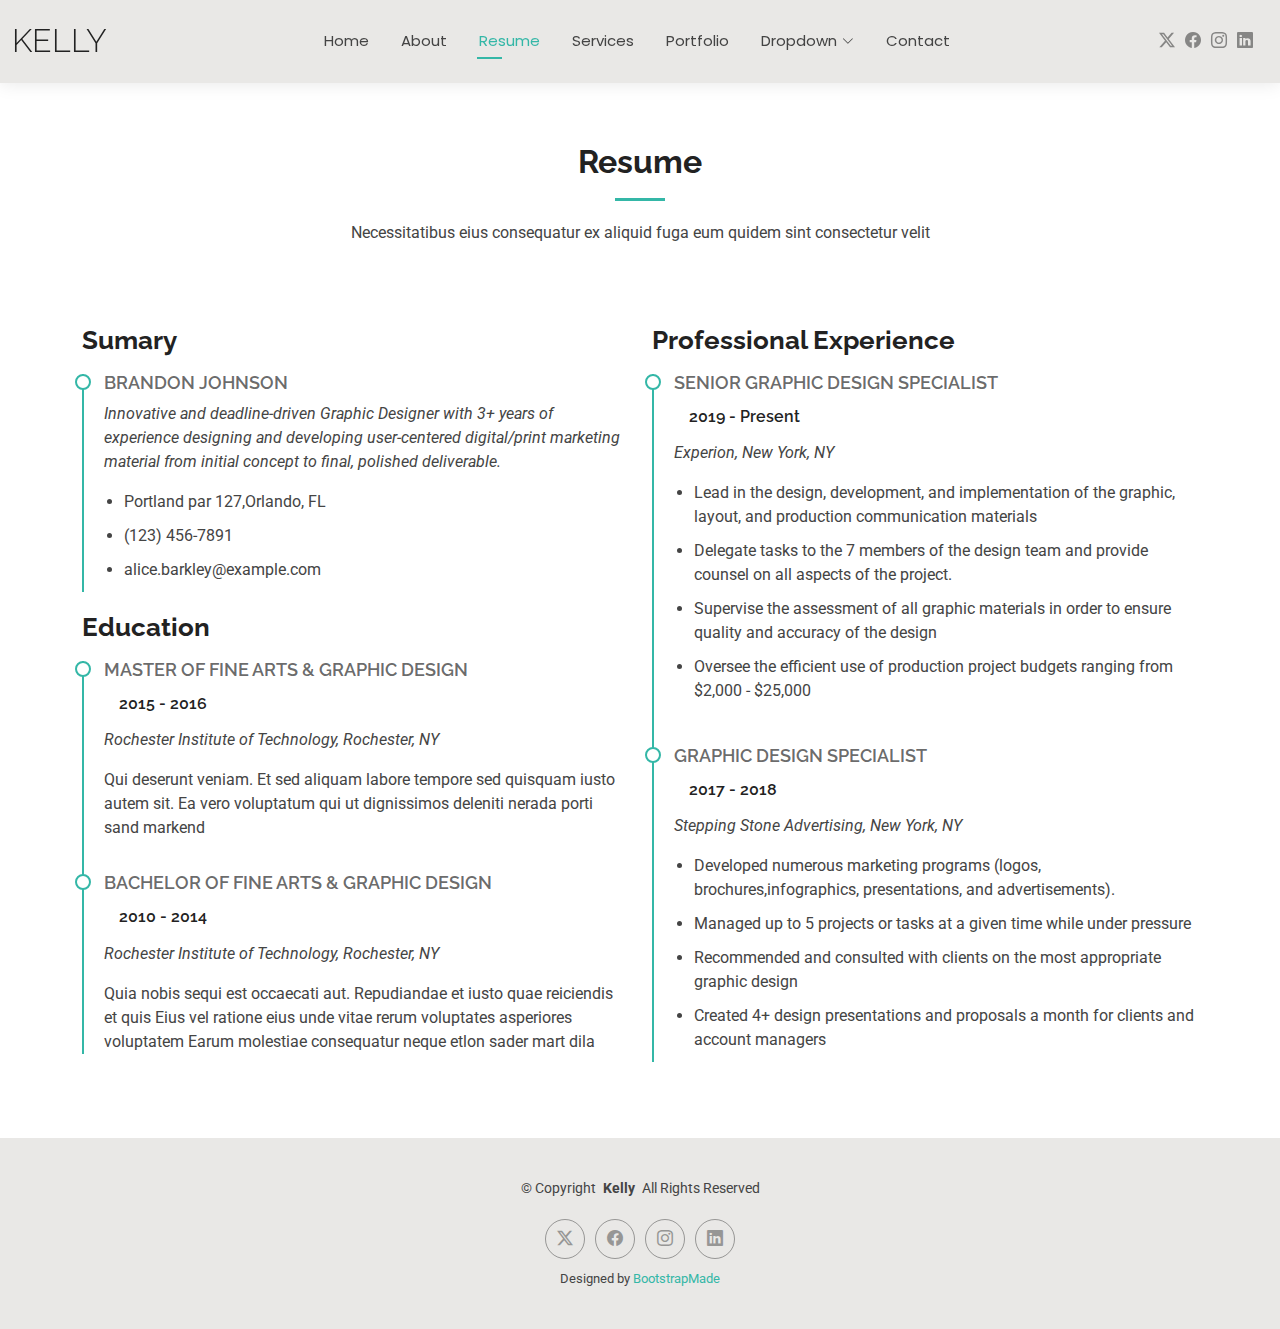
<file: resume.html>
<!DOCTYPE html>
<html lang="en">

<head>
  <meta charset="utf-8">
  <meta content="width=device-width, initial-scale=1.0" name="viewport">
  <title>Resume - Kelly Bootstrap Template</title>
  <meta name="description" content="">
  <meta name="keywords" content="">

  <!-- Favicons -->
  <link href="assets/img/favicon.png" rel="icon">
  <link href="assets/img/apple-touch-icon.png" rel="apple-touch-icon">

  <!-- Fonts -->
  <link href="https://fonts.googleapis.com" rel="preconnect">
  <link href="https://fonts.gstatic.com" rel="preconnect" crossorigin>
  <link href="https://fonts.googleapis.com/css2?family=Roboto:ital,wght@0,100;0,300;0,400;0,500;0,700;0,900;1,100;1,300;1,400;1,500;1,700;1,900&family=Poppins:ital,wght@0,100;0,200;0,300;0,400;0,500;0,600;0,700;0,800;0,900;1,100;1,200;1,300;1,400;1,500;1,600;1,700;1,800;1,900&family=Raleway:ital,wght@0,100;0,200;0,300;0,400;0,500;0,600;0,700;0,800;0,900;1,100;1,200;1,300;1,400;1,500;1,600;1,700;1,800;1,900&display=swap" rel="stylesheet">

  <!-- Vendor CSS Files -->
  <link href="assets/vendor/bootstrap/css/bootstrap.min.css" rel="stylesheet">
  <link href="assets/vendor/bootstrap-icons/bootstrap-icons.css" rel="stylesheet">
  <link href="assets/vendor/aos/aos.css" rel="stylesheet">
  <link href="assets/vendor/swiper/swiper-bundle.min.css" rel="stylesheet">
  <link href="assets/vendor/glightbox/css/glightbox.min.css" rel="stylesheet">

  <!-- Main CSS File -->
  <link href="assets/css/main.css" rel="stylesheet">

  <!-- =======================================================
  * Template Name: Kelly
  * Template URL: https://bootstrapmade.com/kelly-free-bootstrap-cv-resume-html-template/
  * Updated: Aug 07 2024 with Bootstrap v5.3.3
  * Author: BootstrapMade.com
  * License: https://bootstrapmade.com/license/
  ======================================================== -->
</head>

<body class="resume-page">

  <header id="header" class="header d-flex align-items-center light-background sticky-top">
    <div class="container-fluid position-relative d-flex align-items-center justify-content-between">

      <a href="index.html" class="logo d-flex align-items-center me-auto me-xl-0">
        <!-- Uncomment the line below if you also wish to use an image logo -->
        <!-- <img src="assets/img/logo.png" alt=""> -->
        <h1 class="sitename">Kelly</h1>
      </a>

      <nav id="navmenu" class="navmenu">
        <ul>
          <li><a href="index.html">Home</a></li>
          <li><a href="about.html">About</a></li>
          <li><a href="resume.html" class="active">Resume</a></li>
          <li><a href="services.html">Services</a></li>
          <li><a href="portfolio.html">Portfolio</a></li>
          <li class="dropdown"><a href="#"><span>Dropdown</span> <i class="bi bi-chevron-down toggle-dropdown"></i></a>
            <ul>
              <li><a href="#">Dropdown 1</a></li>
              <li class="dropdown"><a href="#"><span>Deep Dropdown</span> <i class="bi bi-chevron-down toggle-dropdown"></i></a>
                <ul>
                  <li><a href="#">Deep Dropdown 1</a></li>
                  <li><a href="#">Deep Dropdown 2</a></li>
                  <li><a href="#">Deep Dropdown 3</a></li>
                  <li><a href="#">Deep Dropdown 4</a></li>
                  <li><a href="#">Deep Dropdown 5</a></li>
                </ul>
              </li>
              <li><a href="#">Dropdown 2</a></li>
              <li><a href="#">Dropdown 3</a></li>
              <li><a href="#">Dropdown 4</a></li>
            </ul>
          </li>
          <li><a href="contact.html">Contact</a></li>
        </ul>
        <i class="mobile-nav-toggle d-xl-none bi bi-list"></i>
      </nav>

      <div class="header-social-links">
        <a href="#" class="twitter"><i class="bi bi-twitter-x"></i></a>
        <a href="#" class="facebook"><i class="bi bi-facebook"></i></a>
        <a href="#" class="instagram"><i class="bi bi-instagram"></i></a>
        <a href="#" class="linkedin"><i class="bi bi-linkedin"></i></a>
      </div>

    </div>
  </header>

  <main class="main">

    <!-- Resume Section -->
    <section id="resume" class="resume section">

      <!-- Section Title -->
      <div class="container section-title" data-aos="fade-up">
        <h2>Resume</h2>
        <p>Necessitatibus eius consequatur ex aliquid fuga eum quidem sint consectetur velit</p>
      </div><!-- End Section Title -->

      <div class="container">

        <div class="row">

          <div class="col-lg-6" data-aos="fade-up" data-aos-delay="100">
            <h3 class="resume-title">Sumary</h3>

            <div class="resume-item pb-0">
              <h4>Brandon Johnson</h4>
              <p><em>Innovative and deadline-driven Graphic Designer with 3+ years of experience designing and developing user-centered digital/print marketing material from initial concept to final, polished deliverable.</em></p>
              <ul>
                <li>Portland par 127,Orlando, FL</li>
                <li>(123) 456-7891</li>
                <li>alice.barkley@example.com</li>
              </ul>
            </div><!-- Edn Resume Item -->

            <h3 class="resume-title">Education</h3>
            <div class="resume-item">
              <h4>Master of Fine Arts &amp; Graphic Design</h4>
              <h5>2015 - 2016</h5>
              <p><em>Rochester Institute of Technology, Rochester, NY</em></p>
              <p>Qui deserunt veniam. Et sed aliquam labore tempore sed quisquam iusto autem sit. Ea vero voluptatum qui ut dignissimos deleniti nerada porti sand markend</p>
            </div><!-- Edn Resume Item -->

            <div class="resume-item">
              <h4>Bachelor of Fine Arts &amp; Graphic Design</h4>
              <h5>2010 - 2014</h5>
              <p><em>Rochester Institute of Technology, Rochester, NY</em></p>
              <p>Quia nobis sequi est occaecati aut. Repudiandae et iusto quae reiciendis et quis Eius vel ratione eius unde vitae rerum voluptates asperiores voluptatem Earum molestiae consequatur neque etlon sader mart dila</p>
            </div><!-- Edn Resume Item -->

          </div>

          <div class="col-lg-6" data-aos="fade-up" data-aos-delay="200">
            <h3 class="resume-title">Professional Experience</h3>
            <div class="resume-item">
              <h4>Senior graphic design specialist</h4>
              <h5>2019 - Present</h5>
              <p><em>Experion, New York, NY </em></p>
              <ul>
                <li>Lead in the design, development, and implementation of the graphic, layout, and production communication materials</li>
                <li>Delegate tasks to the 7 members of the design team and provide counsel on all aspects of the project. </li>
                <li>Supervise the assessment of all graphic materials in order to ensure quality and accuracy of the design</li>
                <li>Oversee the efficient use of production project budgets ranging from $2,000 - $25,000</li>
              </ul>
            </div><!-- Edn Resume Item -->

            <div class="resume-item">
              <h4>Graphic design specialist</h4>
              <h5>2017 - 2018</h5>
              <p><em>Stepping Stone Advertising, New York, NY</em></p>
              <ul>
                <li>Developed numerous marketing programs (logos, brochures,infographics, presentations, and advertisements).</li>
                <li>Managed up to 5 projects or tasks at a given time while under pressure</li>
                <li>Recommended and consulted with clients on the most appropriate graphic design</li>
                <li>Created 4+ design presentations and proposals a month for clients and account managers</li>
              </ul>
            </div><!-- Edn Resume Item -->

          </div>

        </div>

      </div>

    </section><!-- /Resume Section -->

  </main>

  <footer id="footer" class="footer light-background">

    <div class="container">
      <div class="copyright text-center ">
        <p>© <span>Copyright</span> <strong class="px-1 sitename">Kelly</strong> <span>All Rights Reserved<br></span></p>
      </div>
      <div class="social-links d-flex justify-content-center">
        <a href=""><i class="bi bi-twitter-x"></i></a>
        <a href=""><i class="bi bi-facebook"></i></a>
        <a href=""><i class="bi bi-instagram"></i></a>
        <a href=""><i class="bi bi-linkedin"></i></a>
      </div>
      <div class="credits">
        <!-- All the links in the footer should remain intact. -->
        <!-- You can delete the links only if you've purchased the pro version. -->
        <!-- Licensing information: https://bootstrapmade.com/license/ -->
        <!-- Purchase the pro version with working PHP/AJAX contact form: [buy-url] -->
        Designed by <a href="https://bootstrapmade.com/">BootstrapMade</a>
      </div>
    </div>

  </footer>

  <!-- Scroll Top -->
  <a href="#" id="scroll-top" class="scroll-top d-flex align-items-center justify-content-center"><i class="bi bi-arrow-up-short"></i></a>

  <!-- Preloader -->
  <div id="preloader"></div>

  <!-- Vendor JS Files -->
  <script src="assets/vendor/bootstrap/js/bootstrap.bundle.min.js"></script>
  <script src="assets/vendor/php-email-form/validate.js"></script>
  <script src="assets/vendor/aos/aos.js"></script>
  <script src="assets/vendor/waypoints/noframework.waypoints.js"></script>
  <script src="assets/vendor/purecounter/purecounter_vanilla.js"></script>
  <script src="assets/vendor/swiper/swiper-bundle.min.js"></script>
  <script src="assets/vendor/glightbox/js/glightbox.min.js"></script>
  <script src="assets/vendor/imagesloaded/imagesloaded.pkgd.min.js"></script>
  <script src="assets/vendor/isotope-layout/isotope.pkgd.min.js"></script>

  <!-- Main JS File -->
  <script src="assets/js/main.js"></script>

</body>

</html>
</file>
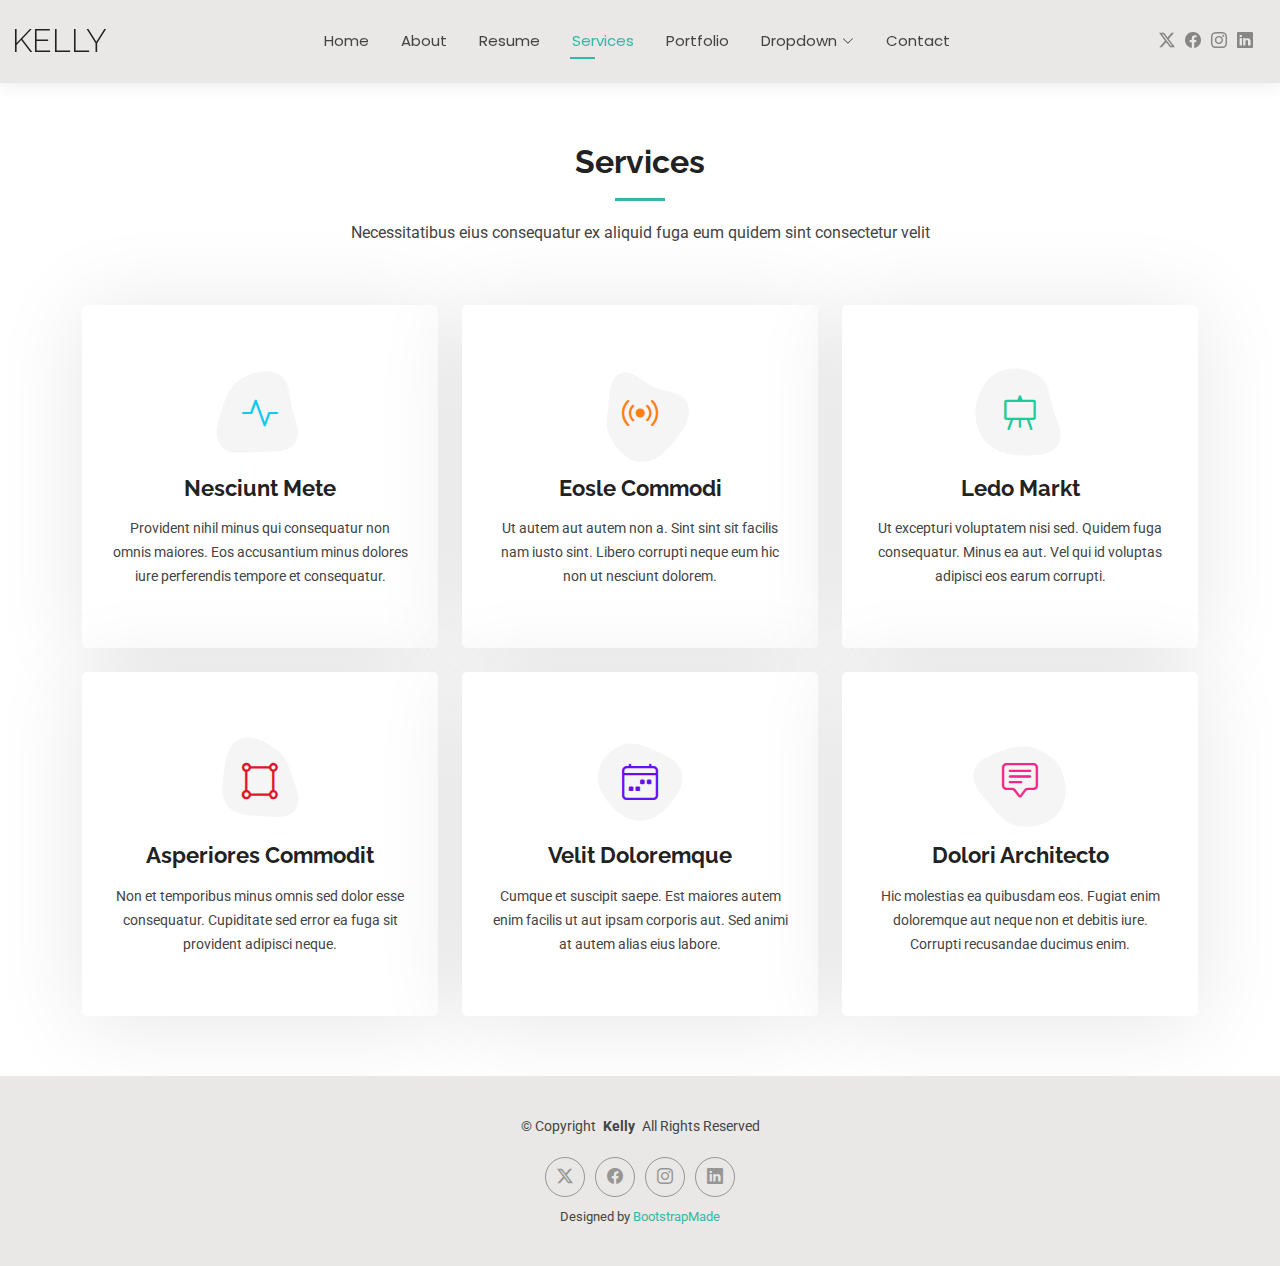
<file: services.html>
<!DOCTYPE html>
<html lang="en">

<head>
  <meta charset="utf-8">
  <meta content="width=device-width, initial-scale=1.0" name="viewport">
  <title>Services - Kelly Bootstrap Template</title>
  <meta name="description" content="">
  <meta name="keywords" content="">

  <!-- Favicons -->
  <link href="assets/img/favicon.png" rel="icon">
  <link href="assets/img/apple-touch-icon.png" rel="apple-touch-icon">

  <!-- Fonts -->
  <link href="https://fonts.googleapis.com" rel="preconnect">
  <link href="https://fonts.gstatic.com" rel="preconnect" crossorigin>
  <link href="https://fonts.googleapis.com/css2?family=Roboto:ital,wght@0,100;0,300;0,400;0,500;0,700;0,900;1,100;1,300;1,400;1,500;1,700;1,900&family=Poppins:ital,wght@0,100;0,200;0,300;0,400;0,500;0,600;0,700;0,800;0,900;1,100;1,200;1,300;1,400;1,500;1,600;1,700;1,800;1,900&family=Raleway:ital,wght@0,100;0,200;0,300;0,400;0,500;0,600;0,700;0,800;0,900;1,100;1,200;1,300;1,400;1,500;1,600;1,700;1,800;1,900&display=swap" rel="stylesheet">

  <!-- Vendor CSS Files -->
  <link href="assets/vendor/bootstrap/css/bootstrap.min.css" rel="stylesheet">
  <link href="assets/vendor/bootstrap-icons/bootstrap-icons.css" rel="stylesheet">
  <link href="assets/vendor/aos/aos.css" rel="stylesheet">
  <link href="assets/vendor/swiper/swiper-bundle.min.css" rel="stylesheet">
  <link href="assets/vendor/glightbox/css/glightbox.min.css" rel="stylesheet">

  <!-- Main CSS File -->
  <link href="assets/css/main.css" rel="stylesheet">

  <!-- =======================================================
  * Template Name: Kelly
  * Template URL: https://bootstrapmade.com/kelly-free-bootstrap-cv-resume-html-template/
  * Updated: Aug 07 2024 with Bootstrap v5.3.3
  * Author: BootstrapMade.com
  * License: https://bootstrapmade.com/license/
  ======================================================== -->
</head>

<body class="services-page">

  <header id="header" class="header d-flex align-items-center light-background sticky-top">
    <div class="container-fluid position-relative d-flex align-items-center justify-content-between">

      <a href="index.html" class="logo d-flex align-items-center me-auto me-xl-0">
        <!-- Uncomment the line below if you also wish to use an image logo -->
        <!-- <img src="assets/img/logo.png" alt=""> -->
        <h1 class="sitename">Kelly</h1>
      </a>

      <nav id="navmenu" class="navmenu">
        <ul>
          <li><a href="index.html">Home</a></li>
          <li><a href="about.html">About</a></li>
          <li><a href="resume.html">Resume</a></li>
          <li><a href="services.html" class="active">Services</a></li>
          <li><a href="portfolio.html">Portfolio</a></li>
          <li class="dropdown"><a href="#"><span>Dropdown</span> <i class="bi bi-chevron-down toggle-dropdown"></i></a>
            <ul>
              <li><a href="#">Dropdown 1</a></li>
              <li class="dropdown"><a href="#"><span>Deep Dropdown</span> <i class="bi bi-chevron-down toggle-dropdown"></i></a>
                <ul>
                  <li><a href="#">Deep Dropdown 1</a></li>
                  <li><a href="#">Deep Dropdown 2</a></li>
                  <li><a href="#">Deep Dropdown 3</a></li>
                  <li><a href="#">Deep Dropdown 4</a></li>
                  <li><a href="#">Deep Dropdown 5</a></li>
                </ul>
              </li>
              <li><a href="#">Dropdown 2</a></li>
              <li><a href="#">Dropdown 3</a></li>
              <li><a href="#">Dropdown 4</a></li>
            </ul>
          </li>
          <li><a href="contact.html">Contact</a></li>
        </ul>
        <i class="mobile-nav-toggle d-xl-none bi bi-list"></i>
      </nav>

      <div class="header-social-links">
        <a href="#" class="twitter"><i class="bi bi-twitter-x"></i></a>
        <a href="#" class="facebook"><i class="bi bi-facebook"></i></a>
        <a href="#" class="instagram"><i class="bi bi-instagram"></i></a>
        <a href="#" class="linkedin"><i class="bi bi-linkedin"></i></a>
      </div>

    </div>
  </header>

  <main class="main">

    <!-- Services Section -->
    <section id="services" class="services section">

      <!-- Section Title -->
      <div class="container section-title" data-aos="fade-up">
        <h2>Services</h2>
        <p>Necessitatibus eius consequatur ex aliquid fuga eum quidem sint consectetur velit</p>
      </div><!-- End Section Title -->

      <div class="container">

        <div class="row gy-4">

          <div class="col-lg-4 col-md-6" data-aos="fade-up" data-aos-delay="100">
            <div class="service-item item-cyan position-relative">
              <div class="icon">
                <svg width="100" height="100" viewBox="0 0 600 600" xmlns="http://www.w3.org/2000/svg">
                  <path stroke="none" stroke-width="0" fill="#f5f5f5" d="M300,521.0016835830174C376.1290562159157,517.8887921683347,466.0731472004068,529.7835943286574,510.70327084640275,468.03025145048787C554.3714126377745,407.6079735673963,508.03601936045806,328.9844924480964,491.2728898941984,256.3432110539036C474.5976632858925,184.082847569629,479.9380746630129,96.60480741107993,416.23090153303,58.64404602377083C348.86323505073057,18.502131276798302,261.93793281208167,40.57373210992963,193.5410806939664,78.93577620505333C130.42746243093433,114.334589627462,98.30271207620316,179.96522072025542,76.75703585869454,249.04625023123273C51.97151888228291,328.5150500222984,13.704378332031375,421.85034740162234,66.52175969318436,486.19268352777647C119.04800174914682,550.1803526380478,217.28368757567262,524.383925680826,300,521.0016835830174"></path>
                </svg>
                <i class="bi bi-activity"></i>
              </div>
              <a href="#" class="stretched-link">
                <h3>Nesciunt Mete</h3>
              </a>
              <p>Provident nihil minus qui consequatur non omnis maiores. Eos accusantium minus dolores iure perferendis tempore et consequatur.</p>
            </div>
          </div><!-- End Service Item -->

          <div class="col-lg-4 col-md-6" data-aos="fade-up" data-aos-delay="200">
            <div class="service-item item-orange position-relative">
              <div class="icon">
                <svg width="100" height="100" viewBox="0 0 600 600" xmlns="http://www.w3.org/2000/svg">
                  <path stroke="none" stroke-width="0" fill="#f5f5f5" d="M300,582.0697525312426C382.5290701553225,586.8405444964366,449.9789794690241,525.3245884688669,502.5850820975895,461.55621195738473C556.606425686781,396.0723002908107,615.8543463187945,314.28637112970534,586.6730223649479,234.56875336149918C558.9533121215079,158.8439757836574,454.9685369536778,164.00468322053177,381.49747125262974,130.76875717737553C312.15926192815925,99.40240125094834,248.97055460311594,18.661163978235184,179.8680185752513,50.54337015887873C110.5421016452524,82.52863877960104,119.82277516462835,180.83849132639028,109.12597500060166,256.43424936330496C100.08760227029461,320.3096726198365,92.17705696193138,384.0621239912766,124.79988738764834,439.7174275375508C164.83382741302287,508.01625554203684,220.96474134820875,577.5009287672846,300,582.0697525312426"></path>
                </svg>
                <i class="bi bi-broadcast"></i>
              </div>
              <a href="#" class="stretched-link">
                <h3>Eosle Commodi</h3>
              </a>
              <p>Ut autem aut autem non a. Sint sint sit facilis nam iusto sint. Libero corrupti neque eum hic non ut nesciunt dolorem.</p>
            </div>
          </div><!-- End Service Item -->

          <div class="col-lg-4 col-md-6" data-aos="fade-up" data-aos-delay="300">
            <div class="service-item item-teal position-relative">
              <div class="icon">
                <svg width="100" height="100" viewBox="0 0 600 600" xmlns="http://www.w3.org/2000/svg">
                  <path stroke="none" stroke-width="0" fill="#f5f5f5" d="M300,541.5067337569781C382.14930387511276,545.0595476570109,479.8736841581634,548.3450877840088,526.4010558755058,480.5488172755941C571.5218469581645,414.80211281144784,517.5187510058486,332.0715597781072,496.52539010469104,255.14436215662573C477.37192572678356,184.95920475031193,473.57363656557914,105.61284051026155,413.0603344069578,65.22779650032875C343.27470386102294,18.654635553484475,251.2091493199835,5.337323636656869,175.0934190732945,40.62881213300186C97.87086631185822,76.43348514350839,51.98124368387456,156.15599469081315,36.44837278890362,239.84606092416172C21.716077023791087,319.22268207091537,43.775223500013084,401.1760424656574,96.891909868211,461.97329694683043C147.22146801428983,519.5804099606455,223.5754009179313,538.201503339737,300,541.5067337569781"></path>
                </svg>
                <i class="bi bi-easel"></i>
              </div>
              <a href="#" class="stretched-link">
                <h3>Ledo Markt</h3>
              </a>
              <p>Ut excepturi voluptatem nisi sed. Quidem fuga consequatur. Minus ea aut. Vel qui id voluptas adipisci eos earum corrupti.</p>
            </div>
          </div><!-- End Service Item -->

          <div class="col-lg-4 col-md-6" data-aos="fade-up" data-aos-delay="400">
            <div class="service-item item-red position-relative">
              <div class="icon">
                <svg width="100" height="100" viewBox="0 0 600 600" xmlns="http://www.w3.org/2000/svg">
                  <path stroke="none" stroke-width="0" fill="#f5f5f5" d="M300,503.46388370962813C374.79870501325706,506.71871716319447,464.8034551963731,527.1746412648533,510.4981551193396,467.86667711651364C555.9287308511215,408.9015244558933,512.6030010748507,327.5744911775523,490.211057578863,256.5855673507754C471.097692560561,195.9906835881958,447.69079081568157,138.11976852964426,395.19560036434837,102.3242989838813C329.3053358748298,57.3949838291264,248.02791733380457,8.279543830951368,175.87071277845988,42.242879143198664C103.41431057327972,76.34704239035025,93.79494320519305,170.9812938413882,81.28167332365135,250.07896920659033C70.17666984294237,320.27484674793965,64.84698225790005,396.69656628748305,111.28512138212992,450.4950937839243C156.20124167950087,502.5303643271138,231.32542653798444,500.4755392045468,300,503.46388370962813"></path>
                </svg>
                <i class="bi bi-bounding-box-circles"></i>
              </div>
              <a href="#" class="stretched-link">
                <h3>Asperiores Commodit</h3>
              </a>
              <p>Non et temporibus minus omnis sed dolor esse consequatur. Cupiditate sed error ea fuga sit provident adipisci neque.</p>
              <a href="#" class="stretched-link"></a>
            </div>
          </div><!-- End Service Item -->

          <div class="col-lg-4 col-md-6" data-aos="fade-up" data-aos-delay="500">
            <div class="service-item item-indigo position-relative">
              <div class="icon">
                <svg width="100" height="100" viewBox="0 0 600 600" xmlns="http://www.w3.org/2000/svg">
                  <path stroke="none" stroke-width="0" fill="#f5f5f5" d="M300,532.3542879108572C369.38199826031484,532.3153073249985,429.10787420159085,491.63046689027357,474.5244479745417,439.17860296908856C522.8885846962883,383.3225815378663,569.1668002868075,314.3205725914397,550.7432151929288,242.7694973846089C532.6665558377875,172.5657663291529,456.2379748765914,142.6223662098291,390.3689995646985,112.34683881706744C326.66090330228417,83.06452184765237,258.84405631176094,53.51806209861945,193.32584062364296,78.48882559362697C121.61183558270385,105.82097193414197,62.805066853699245,167.19869350419734,48.57481801355237,242.6138429142374C34.843463184063346,315.3850353017275,76.69343916112496,383.4422959591041,125.22947124332185,439.3748458443577C170.7312796277747,491.8107796887764,230.57421082200815,532.3932930995766,300,532.3542879108572"></path>
                </svg>
                <i class="bi bi-calendar4-week icon"></i>
              </div>
              <a href="#" class="stretched-link">
                <h3>Velit Doloremque</h3>
              </a>
              <p>Cumque et suscipit saepe. Est maiores autem enim facilis ut aut ipsam corporis aut. Sed animi at autem alias eius labore.</p>
              <a href="#" class="stretched-link"></a>
            </div>
          </div><!-- End Service Item -->

          <div class="col-lg-4 col-md-6" data-aos="fade-up" data-aos-delay="600">
            <div class="service-item item-pink position-relative">
              <div class="icon">
                <svg width="100" height="100" viewBox="0 0 600 600" xmlns="http://www.w3.org/2000/svg">
                  <path stroke="none" stroke-width="0" fill="#f5f5f5" d="M300,566.797414625762C385.7384707136149,576.1784315230908,478.7894351017131,552.8928747891023,531.9192734346935,484.94944893311C584.6109503024035,417.5663521118492,582.489472248146,322.67544863468447,553.9536738515405,242.03673114598146C529.1557734026468,171.96086150256528,465.24506316201064,127.66468636344209,395.9583748389544,100.7403814666027C334.2173773831606,76.7482773500951,269.4350130405921,84.62216499799875,207.1952322260088,107.2889140133804C132.92018162631612,134.33871894543012,41.79353780512637,160.00259165414826,22.644507872594943,236.69541883565114C3.319112789854554,314.0945973066697,72.72355303640163,379.243833228382,124.04198916343866,440.3218312028393C172.9286146004772,498.5055451809895,224.45579914871206,558.5317968840102,300,566.797414625762"></path>
                </svg>
                <i class="bi bi-chat-square-text"></i>
              </div>
              <a href="#" class="stretched-link">
                <h3>Dolori Architecto</h3>
              </a>
              <p>Hic molestias ea quibusdam eos. Fugiat enim doloremque aut neque non et debitis iure. Corrupti recusandae ducimus enim.</p>
              <a href="#" class="stretched-link"></a>
            </div>
          </div><!-- End Service Item -->

        </div>

      </div>

    </section><!-- /Services Section -->

  </main>

  <footer id="footer" class="footer light-background">

    <div class="container">
      <div class="copyright text-center ">
        <p>© <span>Copyright</span> <strong class="px-1 sitename">Kelly</strong> <span>All Rights Reserved<br></span></p>
      </div>
      <div class="social-links d-flex justify-content-center">
        <a href=""><i class="bi bi-twitter-x"></i></a>
        <a href=""><i class="bi bi-facebook"></i></a>
        <a href=""><i class="bi bi-instagram"></i></a>
        <a href=""><i class="bi bi-linkedin"></i></a>
      </div>
      <div class="credits">
        <!-- All the links in the footer should remain intact. -->
        <!-- You can delete the links only if you've purchased the pro version. -->
        <!-- Licensing information: https://bootstrapmade.com/license/ -->
        <!-- Purchase the pro version with working PHP/AJAX contact form: [buy-url] -->
        Designed by <a href="https://bootstrapmade.com/">BootstrapMade</a>
      </div>
    </div>

  </footer>

  <!-- Scroll Top -->
  <a href="#" id="scroll-top" class="scroll-top d-flex align-items-center justify-content-center"><i class="bi bi-arrow-up-short"></i></a>

  <!-- Preloader -->
  <div id="preloader"></div>

  <!-- Vendor JS Files -->
  <script src="assets/vendor/bootstrap/js/bootstrap.bundle.min.js"></script>
  <script src="assets/vendor/php-email-form/validate.js"></script>
  <script src="assets/vendor/aos/aos.js"></script>
  <script src="assets/vendor/waypoints/noframework.waypoints.js"></script>
  <script src="assets/vendor/purecounter/purecounter_vanilla.js"></script>
  <script src="assets/vendor/swiper/swiper-bundle.min.js"></script>
  <script src="assets/vendor/glightbox/js/glightbox.min.js"></script>
  <script src="assets/vendor/imagesloaded/imagesloaded.pkgd.min.js"></script>
  <script src="assets/vendor/isotope-layout/isotope.pkgd.min.js"></script>

  <!-- Main JS File -->
  <script src="assets/js/main.js"></script>

</body>

</html>
</file>
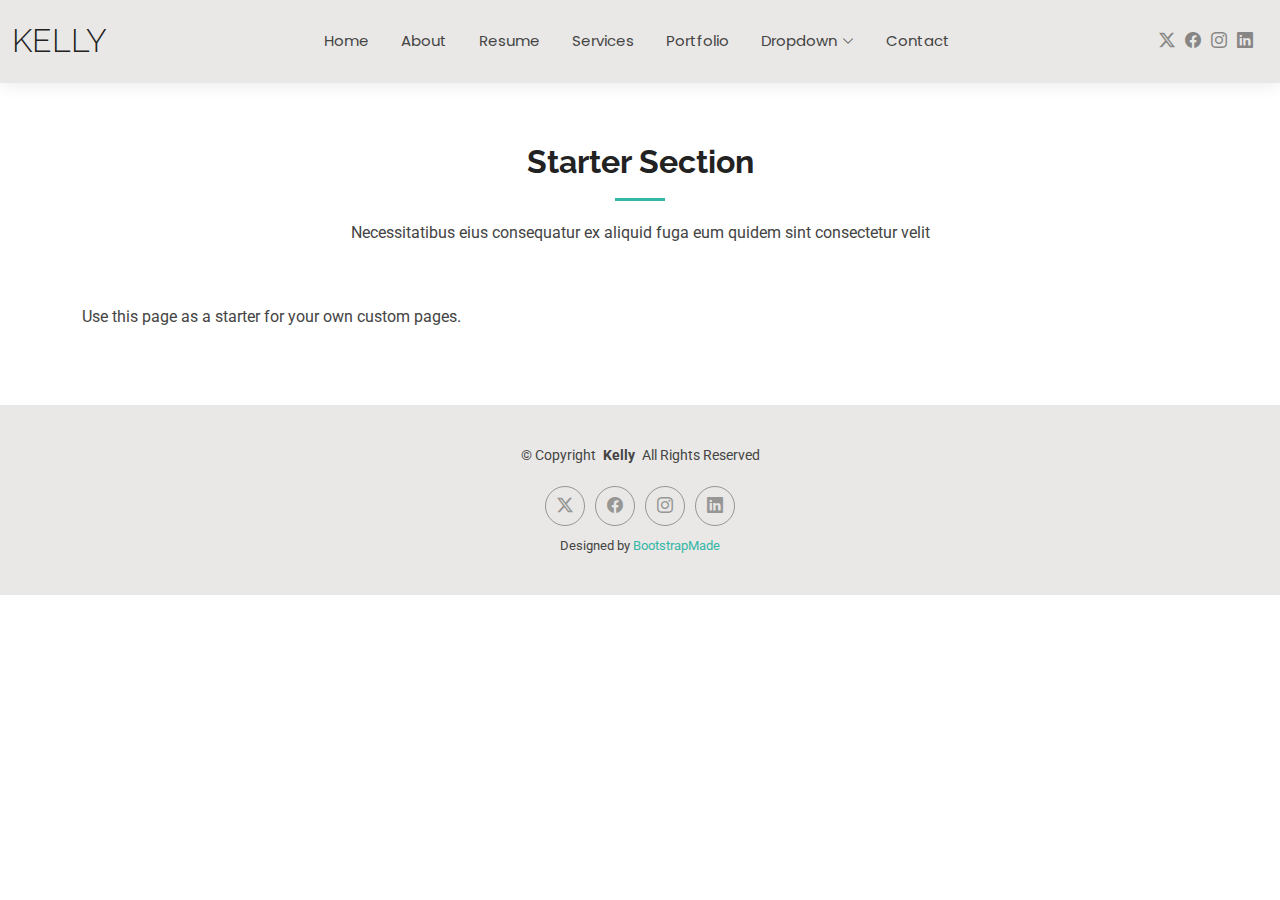
<file: starter-page.html>
<!DOCTYPE html>
<html lang="en">

<head>
  <meta charset="utf-8">
  <meta content="width=device-width, initial-scale=1.0" name="viewport">
  <title>Starter Page - Kelly Bootstrap Template</title>
  <meta name="description" content="">
  <meta name="keywords" content="">

  <!-- Favicons -->
  <link href="assets/img/favicon.png" rel="icon">
  <link href="assets/img/apple-touch-icon.png" rel="apple-touch-icon">

  <!-- Fonts -->
  <link href="https://fonts.googleapis.com" rel="preconnect">
  <link href="https://fonts.gstatic.com" rel="preconnect" crossorigin>
  <link href="https://fonts.googleapis.com/css2?family=Roboto:ital,wght@0,100;0,300;0,400;0,500;0,700;0,900;1,100;1,300;1,400;1,500;1,700;1,900&family=Poppins:ital,wght@0,100;0,200;0,300;0,400;0,500;0,600;0,700;0,800;0,900;1,100;1,200;1,300;1,400;1,500;1,600;1,700;1,800;1,900&family=Raleway:ital,wght@0,100;0,200;0,300;0,400;0,500;0,600;0,700;0,800;0,900;1,100;1,200;1,300;1,400;1,500;1,600;1,700;1,800;1,900&display=swap" rel="stylesheet">

  <!-- Vendor CSS Files -->
  <link href="assets/vendor/bootstrap/css/bootstrap.min.css" rel="stylesheet">
  <link href="assets/vendor/bootstrap-icons/bootstrap-icons.css" rel="stylesheet">
  <link href="assets/vendor/aos/aos.css" rel="stylesheet">
  <link href="assets/vendor/swiper/swiper-bundle.min.css" rel="stylesheet">
  <link href="assets/vendor/glightbox/css/glightbox.min.css" rel="stylesheet">

  <!-- Main CSS File -->
  <link href="assets/css/main.css" rel="stylesheet">

  <!-- =======================================================
  * Template Name: Kelly
  * Template URL: https://bootstrapmade.com/kelly-free-bootstrap-cv-resume-html-template/
  * Updated: Aug 07 2024 with Bootstrap v5.3.3
  * Author: BootstrapMade.com
  * License: https://bootstrapmade.com/license/
  ======================================================== -->
</head>

<body class="starter-page-page">

  <header id="header" class="header d-flex align-items-center light-background sticky-top">
    <div class="container-fluid position-relative d-flex align-items-center justify-content-between">

      <a href="index.html" class="logo d-flex align-items-center me-auto me-xl-0">
        <!-- Uncomment the line below if you also wish to use an image logo -->
        <!-- <img src="assets/img/logo.png" alt=""> -->
        <h1 class="sitename">Kelly</h1>
      </a>

      <nav id="navmenu" class="navmenu">
        <ul>
          <li><a href="index.html">Home</a></li>
          <li><a href="about.html">About</a></li>
          <li><a href="resume.html">Resume</a></li>
          <li><a href="services.html">Services</a></li>
          <li><a href="portfolio.html">Portfolio</a></li>
          <li class="dropdown"><a href="#"><span>Dropdown</span> <i class="bi bi-chevron-down toggle-dropdown"></i></a>
            <ul>
              <li><a href="#">Dropdown 1</a></li>
              <li class="dropdown"><a href="#"><span>Deep Dropdown</span> <i class="bi bi-chevron-down toggle-dropdown"></i></a>
                <ul>
                  <li><a href="#">Deep Dropdown 1</a></li>
                  <li><a href="#">Deep Dropdown 2</a></li>
                  <li><a href="#">Deep Dropdown 3</a></li>
                  <li><a href="#">Deep Dropdown 4</a></li>
                  <li><a href="#">Deep Dropdown 5</a></li>
                </ul>
              </li>
              <li><a href="#">Dropdown 2</a></li>
              <li><a href="#">Dropdown 3</a></li>
              <li><a href="#">Dropdown 4</a></li>
            </ul>
          </li>
          <li><a href="contact.html">Contact</a></li>
        </ul>
        <i class="mobile-nav-toggle d-xl-none bi bi-list"></i>
      </nav>

      <div class="header-social-links">
        <a href="#" class="twitter"><i class="bi bi-twitter-x"></i></a>
        <a href="#" class="facebook"><i class="bi bi-facebook"></i></a>
        <a href="#" class="instagram"><i class="bi bi-instagram"></i></a>
        <a href="#" class="linkedin"><i class="bi bi-linkedin"></i></a>
      </div>

    </div>
  </header>

  <main class="main">

    <!-- Starter Section Section -->
    <section id="starter-section" class="starter-section section">

      <!-- Section Title -->
      <div class="container section-title" data-aos="fade-up">
        <h2>Starter Section</h2>
        <p>Necessitatibus eius consequatur ex aliquid fuga eum quidem sint consectetur velit</p>
      </div><!-- End Section Title -->

      <div class="container" data-aos="fade-up">
        <p>Use this page as a starter for your own custom pages.</p>
      </div>

    </section><!-- /Starter Section Section -->

  </main>

  <footer id="footer" class="footer light-background">

    <div class="container">
      <div class="copyright text-center ">
        <p>© <span>Copyright</span> <strong class="px-1 sitename">Kelly</strong> <span>All Rights Reserved<br></span></p>
      </div>
      <div class="social-links d-flex justify-content-center">
        <a href=""><i class="bi bi-twitter-x"></i></a>
        <a href=""><i class="bi bi-facebook"></i></a>
        <a href=""><i class="bi bi-instagram"></i></a>
        <a href=""><i class="bi bi-linkedin"></i></a>
      </div>
      <div class="credits">
        <!-- All the links in the footer should remain intact. -->
        <!-- You can delete the links only if you've purchased the pro version. -->
        <!-- Licensing information: https://bootstrapmade.com/license/ -->
        <!-- Purchase the pro version with working PHP/AJAX contact form: [buy-url] -->
        Designed by <a href="https://bootstrapmade.com/">BootstrapMade</a>
      </div>
    </div>

  </footer>

  <!-- Scroll Top -->
  <a href="#" id="scroll-top" class="scroll-top d-flex align-items-center justify-content-center"><i class="bi bi-arrow-up-short"></i></a>

  <!-- Preloader -->
  <div id="preloader"></div>

  <!-- Vendor JS Files -->
  <script src="assets/vendor/bootstrap/js/bootstrap.bundle.min.js"></script>
  <script src="assets/vendor/php-email-form/validate.js"></script>
  <script src="assets/vendor/aos/aos.js"></script>
  <script src="assets/vendor/waypoints/noframework.waypoints.js"></script>
  <script src="assets/vendor/purecounter/purecounter_vanilla.js"></script>
  <script src="assets/vendor/swiper/swiper-bundle.min.js"></script>
  <script src="assets/vendor/glightbox/js/glightbox.min.js"></script>
  <script src="assets/vendor/imagesloaded/imagesloaded.pkgd.min.js"></script>
  <script src="assets/vendor/isotope-layout/isotope.pkgd.min.js"></script>

  <!-- Main JS File -->
  <script src="assets/js/main.js"></script>

</body>

</html>
</file>
<file: assets/css/main.css>
/**
* Template Name: Kelly
* Template URL: https://bootstrapmade.com/kelly-free-bootstrap-cv-resume-html-template/
* Updated: Aug 07 2024 with Bootstrap v5.3.3
* Author: BootstrapMade.com
* License: https://bootstrapmade.com/license/
*/

/*--------------------------------------------------------------
# Font & Color Variables
# Help: https://bootstrapmade.com/color-system/
--------------------------------------------------------------*/
/* Fonts */
:root {
  --default-font: "Roboto",  system-ui, -apple-system, "Segoe UI", Roboto, "Helvetica Neue", Arial, "Noto Sans", "Liberation Sans", sans-serif, "Apple Color Emoji", "Segoe UI Emoji", "Segoe UI Symbol", "Noto Color Emoji";
  --heading-font: "Raleway",  sans-serif;
  --nav-font: "Poppins",  sans-serif;
}

/* Global Colors - The following color variables are used throughout the website. Updating them here will change the color scheme of the entire website */
:root { 
  --background-color: #ffffff; /* Background color for the entire website, including individual sections */
  --default-color: #444444; /* Default color used for the majority of the text content across the entire website */
  --heading-color: #222222; /* Color for headings, subheadings and title throughout the website */
  --accent-color: #34b7a7; /* Accent color that represents your brand on the website. It's used for buttons, links, and other elements that need to stand out */
  --surface-color: #ffffff; /* The surface color is used as a background of boxed elements within sections, such as cards, icon boxes, or other elements that require a visual separation from the global background. */
  --contrast-color: #ffffff; /* Contrast color for text, ensuring readability against backgrounds of accent, heading, or default colors. */
}

/* Nav Menu Colors - The following color variables are used specifically for the navigation menu. They are separate from the global colors to allow for more customization options */
:root {
  --nav-color: #444444;  /* The default color of the main navmenu links */
  --nav-hover-color: #34b7a7; /* Applied to main navmenu links when they are hovered over or active */
  --nav-mobile-background-color: #ffffff; /* Used as the background color for mobile navigation menu */
  --nav-dropdown-background-color: #ffffff; /* Used as the background color for dropdown items that appear when hovering over primary navigation items */
  --nav-dropdown-color: #444444; /* Used for navigation links of the dropdown items in the navigation menu. */
  --nav-dropdown-hover-color: #34b7a7; /* Similar to --nav-hover-color, this color is applied to dropdown navigation links when they are hovered over. */
}

/* Color Presets - These classes override global colors when applied to any section or element, providing reuse of the sam color scheme. */

.light-background {
  --background-color: #e9e8e6;
  --surface-color: #ffffff;
}

.dark-background {
  --background-color: #060606;
  --default-color: #ffffff;
  --heading-color: #ffffff;
  --surface-color: #252525;
  --contrast-color: #ffffff;
}

/* Smooth scroll */
:root {
  scroll-behavior: smooth;
}

/*--------------------------------------------------------------
# General Styling & Shared Classes
--------------------------------------------------------------*/
body {
  color: var(--default-color);
  background-color: var(--background-color);
  font-family: var(--default-font);
}

a {
  color: var(--accent-color);
  text-decoration: none;
  transition: 0.3s;
}

a:hover {
  color: color-mix(in srgb, var(--accent-color), transparent 25%);
  text-decoration: none;
}

h1,
h2,
h3,
h4,
h5,
h6 {
  color: var(--heading-color);
  font-family: var(--heading-font);
}

/* PHP Email Form Messages
------------------------------*/
.php-email-form .error-message {
  display: none;
  background: #df1529;
  color: #ffffff;
  text-align: left;
  padding: 15px;
  margin-bottom: 24px;
  font-weight: 600;
}

.php-email-form .sent-message {
  display: none;
  color: #ffffff;
  background: #059652;
  text-align: center;
  padding: 15px;
  margin-bottom: 24px;
  font-weight: 600;
}

.php-email-form .loading {
  display: none;
  background: var(--surface-color);
  text-align: center;
  padding: 15px;
  margin-bottom: 24px;
}

.php-email-form .loading:before {
  content: "";
  display: inline-block;
  border-radius: 50%;
  width: 24px;
  height: 24px;
  margin: 0 10px -6px 0;
  border: 3px solid var(--accent-color);
  border-top-color: var(--surface-color);
  animation: php-email-form-loading 1s linear infinite;
}

@keyframes php-email-form-loading {
  0% {
    transform: rotate(0deg);
  }

  100% {
    transform: rotate(360deg);
  }
}

/*--------------------------------------------------------------
# Global Header
--------------------------------------------------------------*/
.header {
  color: var(--default-color);
  background-color: var(--background-color);
  padding: 15px 0;
  transition: all 0.5s;
  z-index: 997;
  box-shadow: 0px 0 18px rgba(0, 0, 0, 0.1);
}

.header .logo {
  line-height: 1;
}

.header .logo img {
  max-height: 36px;
  margin-right: 8px;
}

.header .logo h1 {
  font-size: 32px;
  margin: 0;
  font-weight: 300;
  text-transform: uppercase;
  color: var(--heading-color);
}

.header .header-social-links {
  padding-right: 15px;
}

.header .header-social-links a {
  color: color-mix(in srgb, var(--default-color), transparent 40%);
  padding-left: 6px;
  display: inline-block;
  transition: 0.3s;
  font-size: 16px;
}

.header .header-social-links a:hover {
  color: var(--accent-color);
}

.header .header-social-links a i {
  line-height: 0px;
}

@media (max-width: 1200px) {
  .header .logo {
    order: 1;
  }

  .header .header-social-links {
    order: 2;
  }

  .header .navmenu {
    order: 3;
  }
}

/*--------------------------------------------------------------
# Navigation Menu
--------------------------------------------------------------*/
/* Desktop Navigation */
@media (min-width: 1200px) {
  .navmenu {
    padding: 0;
  }

  .navmenu ul {
    margin: 0;
    padding: 0;
    display: flex;
    list-style: none;
    align-items: center;
  }

  .navmenu li {
    position: relative;
  }

  .navmenu>ul>li {
    white-space: nowrap;
    padding: 15px 14px;
  }

  .navmenu>ul>li:last-child {
    padding-right: 0;
  }

  .navmenu a,
  .navmenu a:focus {
    color: var(--nav-color);
    font-size: 15px;
    padding: 0 2px;
    font-family: var(--nav-font);
    font-weight: 400;
    display: flex;
    align-items: center;
    justify-content: space-between;
    white-space: nowrap;
    transition: 0.3s;
    position: relative;
  }

  .navmenu a i,
  .navmenu a:focus i {
    font-size: 12px;
    line-height: 0;
    margin-left: 5px;
    transition: 0.3s;
  }

  .navmenu>ul>li>a:before {
    content: "";
    position: absolute;
    height: 2px;
    bottom: -6px;
    left: 0;
    background-color: var(--nav-hover-color);
    visibility: hidden;
    width: 0px;
    transition: all 0.3s ease-in-out 0s;
  }

  .navmenu a:hover:before,
  .navmenu li:hover>a:before,
  .navmenu .active:before {
    visibility: visible;
    width: 25px;
  }

  .navmenu li:hover>a,
  .navmenu .active,
  .navmenu .active:focus {
    color: var(--nav-hover-color);
  }

  .navmenu .dropdown ul {
    margin: 0;
    padding: 10px 0;
    background: var(--nav-dropdown-background-color);
    display: block;
    position: absolute;
    visibility: hidden;
    left: 14px;
    top: 130%;
    opacity: 0;
    transition: 0.3s;
    border-radius: 4px;
    z-index: 99;
    box-shadow: 0px 0px 30px rgba(0, 0, 0, 0.1);
  }

  .navmenu .dropdown ul li {
    min-width: 200px;
  }

  .navmenu .dropdown ul a {
    padding: 10px 20px;
    font-size: 15px;
    text-transform: none;
    color: var(--nav-dropdown-color);
  }

  .navmenu .dropdown ul a i {
    font-size: 12px;
  }

  .navmenu .dropdown ul a:hover,
  .navmenu .dropdown ul .active:hover,
  .navmenu .dropdown ul li:hover>a {
    color: var(--nav-dropdown-hover-color);
  }

  .navmenu .dropdown:hover>ul {
    opacity: 1;
    top: 100%;
    visibility: visible;
  }

  .navmenu .dropdown .dropdown ul {
    top: 0;
    left: -90%;
    visibility: hidden;
  }

  .navmenu .dropdown .dropdown:hover>ul {
    opacity: 1;
    top: 0;
    left: -100%;
    visibility: visible;
  }
}

/* Mobile Navigation */
@media (max-width: 1199px) {
  .mobile-nav-toggle {
    color: var(--nav-color);
    font-size: 28px;
    line-height: 0;
    margin-right: 10px;
    cursor: pointer;
    transition: color 0.3s;
  }

  .navmenu {
    padding: 0;
    z-index: 9997;
  }

  .navmenu ul {
    display: none;
    list-style: none;
    position: absolute;
    inset: 60px 20px 20px 20px;
    padding: 10px 0;
    margin: 0;
    border-radius: 6px;
    background-color: var(--nav-mobile-background-color);
    border: 1px solid color-mix(in srgb, var(--default-color), transparent 90%);
    box-shadow: none;
    overflow-y: auto;
    transition: 0.3s;
    z-index: 9998;
  }

  .navmenu a,
  .navmenu a:focus {
    color: var(--nav-dropdown-color);
    padding: 10px 20px;
    font-family: var(--nav-font);
    font-size: 17px;
    font-weight: 500;
    display: flex;
    align-items: center;
    justify-content: space-between;
    white-space: nowrap;
    transition: 0.3s;
  }

  .navmenu a i,
  .navmenu a:focus i {
    font-size: 12px;
    line-height: 0;
    margin-left: 5px;
    width: 30px;
    height: 30px;
    display: flex;
    align-items: center;
    justify-content: center;
    border-radius: 50%;
    transition: 0.3s;
    background-color: color-mix(in srgb, var(--accent-color), transparent 90%);
  }

  .navmenu a i:hover,
  .navmenu a:focus i:hover {
    background-color: var(--accent-color);
    color: var(--contrast-color);
  }

  .navmenu a:hover,
  .navmenu .active,
  .navmenu .active:focus {
    color: var(--nav-dropdown-hover-color);
  }

  .navmenu .active i,
  .navmenu .active:focus i {
    background-color: var(--accent-color);
    color: var(--contrast-color);
    transform: rotate(180deg);
  }

  .navmenu .dropdown ul {
    position: static;
    display: none;
    z-index: 99;
    padding: 10px 0;
    margin: 10px 20px;
    background-color: var(--nav-dropdown-background-color);
    transition: all 0.5s ease-in-out;
  }

  .navmenu .dropdown ul ul {
    background-color: rgba(33, 37, 41, 0.1);
  }

  .navmenu .dropdown>.dropdown-active {
    display: block;
    background-color: rgba(33, 37, 41, 0.03);
  }

  .mobile-nav-active {
    overflow: hidden;
  }

  .mobile-nav-active .mobile-nav-toggle {
    color: #fff;
    position: absolute;
    font-size: 32px;
    top: 15px;
    right: 15px;
    margin-right: 0;
    z-index: 9999;
  }

  .mobile-nav-active .navmenu {
    position: fixed;
    overflow: hidden;
    inset: 0;
    background: rgba(33, 37, 41, 0.8);
    transition: 0.3s;
  }

  .mobile-nav-active .navmenu>ul {
    display: block;
  }
}

/*--------------------------------------------------------------
# Global Footer
--------------------------------------------------------------*/
.footer {
  color: var(--default-color);
  background-color: var(--background-color);
  font-size: 14px;
  padding: 40px 0;
  position: relative;
}

.footer .copyright p {
  margin-bottom: 0;
}

.footer .social-links {
  margin-top: 20px;
}

.footer .social-links a {
  display: flex;
  align-items: center;
  justify-content: center;
  width: 40px;
  height: 40px;
  border-radius: 50%;
  border: 1px solid color-mix(in srgb, var(--default-color), transparent 50%);
  font-size: 16px;
  color: color-mix(in srgb, var(--default-color), transparent 50%);
  margin: 0 5px;
  transition: 0.3s;
}

.footer .social-links a:hover {
  color: var(--accent-color);
  border-color: var(--accent-color);
}

.footer .credits {
  margin-top: 10px;
  font-size: 13px;
  text-align: center;
}

/*--------------------------------------------------------------
# Preloader
--------------------------------------------------------------*/
#preloader {
  position: fixed;
  inset: 0;
  z-index: 9999;
  overflow: hidden;
  background-color: var(--background-color);
  transition: all 0.6s ease-out;
  width: 100%;
  height: 100vh;
}

#preloader:before,
#preloader:after {
  content: "";
  position: absolute;
  border: 4px solid var(--accent-color);
  border-radius: 50%;
  animation: animate-preloader 2s cubic-bezier(0, 0.2, 0.8, 1) infinite;
}

#preloader:after {
  animation-delay: -0.5s;
}

@keyframes animate-preloader {
  0% {
    width: 10px;
    height: 10px;
    top: calc(50% - 5px);
    left: calc(50% - 5px);
    opacity: 1;
  }

  100% {
    width: 72px;
    height: 72px;
    top: calc(50% - 36px);
    left: calc(50% - 36px);
    opacity: 0;
  }
}

/*--------------------------------------------------------------
# Scroll Top Button
--------------------------------------------------------------*/
.scroll-top {
  position: fixed;
  visibility: hidden;
  opacity: 0;
  right: 15px;
  bottom: -15px;
  z-index: 99999;
  background-color: var(--accent-color);
  width: 44px;
  height: 44px;
  border-radius: 50px;
  transition: all 0.4s;
}

.scroll-top i {
  font-size: 24px;
  color: var(--contrast-color);
  line-height: 0;
}

.scroll-top:hover {
  background-color: color-mix(in srgb, var(--accent-color), transparent 20%);
  color: var(--contrast-color);
}

.scroll-top.active {
  visibility: visible;
  opacity: 1;
  bottom: 15px;
}

/*--------------------------------------------------------------
# Disable aos animation delay on mobile devices
--------------------------------------------------------------*/
@media screen and (max-width: 768px) {
  [data-aos-delay] {
    transition-delay: 0 !important;
  }
}

/*--------------------------------------------------------------
# Global Page Titles & Breadcrumbs
--------------------------------------------------------------*/
.page-title {
  color: var(--default-color);
  background-color: var(--background-color);
  padding: 25px 0;
  position: relative;
  border-bottom: 1px solid color-mix(in srgb, var(--default-color), transparent 85%);
}

.page-title h1 {
  font-size: 24px;
  font-weight: 400;
}

.page-title .breadcrumbs ol {
  display: flex;
  flex-wrap: wrap;
  list-style: none;
  padding: 0;
  margin: 0;
  font-size: 14px;
  font-weight: 400;
}

.page-title .breadcrumbs ol li+li {
  padding-left: 10px;
}

.page-title .breadcrumbs ol li+li::before {
  content: "/";
  display: inline-block;
  padding-right: 10px;
  color: color-mix(in srgb, var(--default-color), transparent 70%);
}

/*--------------------------------------------------------------
# Global Sections
--------------------------------------------------------------*/
section,
.section {
  color: var(--default-color);
  background-color: var(--background-color);
  padding: 60px 0;
  scroll-margin-top: 100px;
  overflow: clip;
}

@media (max-width: 1199px) {

  section,
  .section {
    scroll-margin-top: 66px;
  }
}

/*--------------------------------------------------------------
# Global Section Titles
--------------------------------------------------------------*/
.section-title {
  text-align: center;
  padding-bottom: 60px;
  position: relative;
}

.section-title h2 {
  font-size: 32px;
  font-weight: 700;
  margin-bottom: 20px;
  padding-bottom: 20px;
  position: relative;
}

.section-title h2:after {
  content: "";
  position: absolute;
  display: block;
  width: 50px;
  height: 3px;
  background: var(--accent-color);
  left: 0;
  right: 0;
  bottom: 0;
  margin: auto;
}

.section-title p {
  margin-bottom: 0;
}

/*--------------------------------------------------------------
# Hero Section
--------------------------------------------------------------*/
.hero {
  width: 100%;
  min-height: calc(100vh - 82px);
  position: relative;
  padding: 80px 0;
  display: flex;
  align-items: center;
  justify-content: center;
}

@media (max-width: 1200px) {
  .hero {
    min-height: calc(100vh - 68px);
  }
}

.hero img {
  position: absolute;
  inset: 0;
  display: block;
  width: 100%;
  height: 100%;
  object-fit: cover;
  z-index: 1;
}

.hero .container {
  position: relative;
  z-index: 3;
}

.hero h2 {
  margin: 0;
  font-size: 48px;
  font-weight: 700;
}

.hero p {
  margin: 10px 0 0 0;
  font-size: 24px;
  color: var(--heading-color);
}

.hero .btn-get-started {
  color: var(--contrast-color);
  background: var(--accent-color);
  font-family: var(--heading-font);
  text-transform: uppercase;
  font-weight: 600;
  font-size: 12px;
  letter-spacing: 1px;
  display: inline-block;
  padding: 12px 40px;
  border-radius: 50px;
  transition: 0.5s;
  margin-top: 30px;
}

.hero .btn-get-started:hover {
  background: color-mix(in srgb, var(--accent-color) 90%, white 20%);
}

@media (max-width: 768px) {
  .hero h2 {
    font-size: 32px;
  }

  .hero p {
    font-size: 18px;
  }
}

/*--------------------------------------------------------------
# About Section
--------------------------------------------------------------*/
.about .content h2 {
  font-weight: 700;
  font-size: 24px;
}

.about .content ul {
  list-style: none;
  padding: 0;
}

.about .content ul li {
  margin-bottom: 20px;
  display: flex;
  align-items: center;
}

.about .content ul strong {
  margin-right: 10px;
}

.about .content ul i {
  font-size: 16px;
  margin-right: 5px;
  color: var(--accent-color);
  line-height: 0;
}

/*--------------------------------------------------------------
# Skills Section
--------------------------------------------------------------*/
.skills .progress {
  height: 60px;
  display: block;
  background: none;
  border-radius: 0;
}

.skills .progress .skill {
  color: var(--heading-color);
  padding: 0;
  margin: 0 0 6px 0;
  text-transform: uppercase;
  display: block;
  font-weight: 600;
  font-family: var(--heading-font);
}

.skills .progress .skill .val {
  float: right;
  font-style: normal;
}

.skills .progress-bar-wrap {
  background: color-mix(in srgb, var(--default-color), transparent 90%);
  height: 10px;
}

.skills .progress-bar {
  width: 1px;
  height: 10px;
  transition: 0.9s;
  background-color: var(--accent-color);
}

/*--------------------------------------------------------------
# Stats Section
--------------------------------------------------------------*/
.stats .stats-item {
  padding: 30px;
  width: 100%;
}

.stats .stats-item span {
  color: var(--heading-color);
  font-size: 48px;
  display: block;
  font-weight: 700;
  margin-bottom: 20px;
  padding-bottom: 20px;
  position: relative;
}

.stats .stats-item span:after {
  content: "";
  position: absolute;
  display: block;
  width: 25px;
  height: 3px;
  background: var(--accent-color);
  left: 0;
  right: 0;
  bottom: 0;
  margin: auto;
}

.stats .stats-item p {
  color: color-mix(in srgb, var(--default-color), transparent 40%);
  padding: 0;
  margin: 0;
  font-family: var(--heading-font);
  font-weight: 500;
}

/*--------------------------------------------------------------
# Testimonials Section
--------------------------------------------------------------*/
.testimonials .section-header {
  margin-bottom: 40px;
}

.testimonials .testimonials-carousel,
.testimonials .testimonials-slider {
  overflow: hidden;
}

.testimonials .testimonial-item {
  text-align: center;
}

.testimonials .testimonial-item .testimonial-img {
  width: 120px;
  border-radius: 50%;
  border: 4px solid var(--background-color);
  margin: 0 auto;
}

.testimonials .testimonial-item h3 {
  font-size: 20px;
  font-weight: bold;
  margin: 10px 0 5px 0;
}

.testimonials .testimonial-item h4 {
  font-size: 14px;
  color: color-mix(in srgb, var(--default-color), transparent 40%);
  margin: 0 0 15px 0;
}

.testimonials .testimonial-item .stars {
  margin-bottom: 15px;
}

.testimonials .testimonial-item .stars i {
  color: #ffc107;
  margin: 0 1px;
}

.testimonials .testimonial-item .quote-icon-left,
.testimonials .testimonial-item .quote-icon-right {
  color: color-mix(in srgb, var(--accent-color), transparent 50%);
  font-size: 26px;
  line-height: 0;
}

.testimonials .testimonial-item .quote-icon-left {
  display: inline-block;
  left: -5px;
  position: relative;
}

.testimonials .testimonial-item .quote-icon-right {
  display: inline-block;
  right: -5px;
  position: relative;
  top: 10px;
  transform: scale(-1, -1);
}

.testimonials .testimonial-item p {
  font-style: italic;
  margin: 0 auto 15px auto;
}

.testimonials .swiper-wrapper {
  height: auto;
}

.testimonials .swiper-pagination {
  margin-top: 20px;
  position: relative;
}

.testimonials .swiper-pagination .swiper-pagination-bullet {
  width: 12px;
  height: 12px;
  opacity: 1;
  background-color: color-mix(in srgb, var(--default-color), transparent 85%);
}

.testimonials .swiper-pagination .swiper-pagination-bullet-active {
  background-color: var(--accent-color);
}

@media (min-width: 992px) {
  .testimonials .testimonial-item p {
    width: 80%;
  }
}

/*--------------------------------------------------------------
# Resume Section
--------------------------------------------------------------*/
.resume .resume-title {
  color: var(--heading-color);
  font-size: 26px;
  font-weight: 700;
  margin-top: 20px;
  margin-bottom: 20px;
}

.resume .resume-item {
  padding: 0 0 20px 20px;
  margin-top: -2px;
  border-left: 2px solid var(--accent-color);
  position: relative;
}

.resume .resume-item h4 {
  line-height: 18px;
  font-size: 18px;
  font-weight: 600;
  text-transform: uppercase;
  color: color-mix(in srgb, var(--default-color), transparent 20%);
  margin-bottom: 10px;
}

.resume .resume-item h5 {
  font-size: 16px;
  padding: 5px 15px;
  display: inline-block;
  font-weight: 600;
  margin-bottom: 10px;
}

.resume .resume-item ul {
  padding-left: 20px;
}

.resume .resume-item ul li {
  padding-bottom: 10px;
}

.resume .resume-item:last-child {
  padding-bottom: 0;
}

.resume .resume-item::before {
  content: "";
  position: absolute;
  width: 16px;
  height: 16px;
  border-radius: 50px;
  left: -9px;
  top: 0;
  background: var(--background-color);
  border: 2px solid var(--accent-color);
}

/*--------------------------------------------------------------
# Services Section
--------------------------------------------------------------*/
.services .service-item {
  background-color: var(--surface-color);
  box-shadow: 0px 5px 90px 0px rgba(0, 0, 0, 0.1);
  height: 100%;
  padding: 60px 30px;
  text-align: center;
  transition: 0.3s;
  border-radius: 5px;
}

.services .service-item .icon {
  margin: 0 auto;
  width: 100px;
  height: 100px;
  display: flex;
  align-items: center;
  justify-content: center;
  transition: ease-in-out 0.3s;
  position: relative;
}

.services .service-item .icon i {
  font-size: 36px;
  transition: 0.5s;
  position: relative;
}

.services .service-item .icon svg {
  position: absolute;
  top: 0;
  left: 0;
}

.services .service-item .icon svg path {
  transition: 0.5s;
  fill: color-mix(in srgb, var(--default-color), transparent 95%);
}

.services .service-item h3 {
  font-weight: 700;
  margin: 10px 0 15px 0;
  font-size: 22px;
}

.services .service-item p {
  line-height: 24px;
  font-size: 14px;
  margin-bottom: 0;
}

.services .service-item:hover {
  box-shadow: 0px 5px 35px 0px rgba(0, 0, 0, 0.1);
}

.services .service-item.item-cyan i {
  color: #0dcaf0;
}

.services .service-item.item-cyan:hover .icon i {
  color: #fff;
}

.services .service-item.item-cyan:hover .icon path {
  fill: #0dcaf0;
}

.services .service-item.item-orange i {
  color: #fd7e14;
}

.services .service-item.item-orange:hover .icon i {
  color: #fff;
}

.services .service-item.item-orange:hover .icon path {
  fill: #fd7e14;
}

.services .service-item.item-teal i {
  color: #20c997;
}

.services .service-item.item-teal:hover .icon i {
  color: #fff;
}

.services .service-item.item-teal:hover .icon path {
  fill: #20c997;
}

.services .service-item.item-red i {
  color: #df1529;
}

.services .service-item.item-red:hover .icon i {
  color: #fff;
}

.services .service-item.item-red:hover .icon path {
  fill: #df1529;
}

.services .service-item.item-indigo i {
  color: #6610f2;
}

.services .service-item.item-indigo:hover .icon i {
  color: #fff;
}

.services .service-item.item-indigo:hover .icon path {
  fill: #6610f2;
}

.services .service-item.item-pink i {
  color: #f3268c;
}

.services .service-item.item-pink:hover .icon i {
  color: #fff;
}

.services .service-item.item-pink:hover .icon path {
  fill: #f3268c;
}

/*--------------------------------------------------------------
# Portfolio Section
--------------------------------------------------------------*/
.portfolio .portfolio-filters {
  padding: 0;
  margin: 0 auto 20px auto;
  list-style: none;
  text-align: center;
}

.portfolio .portfolio-filters li {
  cursor: pointer;
  display: inline-block;
  padding: 8px 20px 10px 20px;
  margin: 0;
  font-size: 15px;
  font-weight: 500;
  line-height: 1;
  margin-bottom: 5px;
  border-radius: 50px;
  transition: all 0.3s ease-in-out;
  font-family: var(--heading-font);
}

.portfolio .portfolio-filters li:hover,
.portfolio .portfolio-filters li.filter-active {
  color: var(--contrast-color);
  background-color: var(--accent-color);
}

.portfolio .portfolio-filters li:first-child {
  margin-left: 0;
}

.portfolio .portfolio-filters li:last-child {
  margin-right: 0;
}

@media (max-width: 575px) {
  .portfolio .portfolio-filters li {
    font-size: 14px;
    margin: 0 0 10px 0;
  }
}

.portfolio .portfolio-item {
  position: relative;
  overflow: hidden;
}

.portfolio .portfolio-item .portfolio-info {
  opacity: 0;
  position: absolute;
  left: 12px;
  right: 12px;
  bottom: -100%;
  z-index: 3;
  transition: all ease-in-out 0.5s;
  background: color-mix(in srgb, var(--surface-color), transparent 10%);
  padding: 15px;
}

.portfolio .portfolio-item .portfolio-info h4 {
  font-size: 18px;
  font-weight: 600;
  padding-right: 50px;
}

.portfolio .portfolio-item .portfolio-info p {
  color: color-mix(in srgb, var(--default-color), transparent 30%);
  font-size: 14px;
  margin-bottom: 0;
  padding-right: 50px;
}

.portfolio .portfolio-item .portfolio-info .preview-link,
.portfolio .portfolio-item .portfolio-info .details-link {
  position: absolute;
  right: 50px;
  font-size: 24px;
  top: calc(50% - 14px);
  color: color-mix(in srgb, var(--default-color), transparent 30%);
  transition: 0.3s;
  line-height: 0;
}

.portfolio .portfolio-item .portfolio-info .preview-link:hover,
.portfolio .portfolio-item .portfolio-info .details-link:hover {
  color: var(--accent-color);
}

.portfolio .portfolio-item .portfolio-info .details-link {
  right: 14px;
  font-size: 28px;
}

.portfolio .portfolio-item:hover .portfolio-info {
  opacity: 1;
  bottom: 0;
}

/*--------------------------------------------------------------
# Portfolio Details Section
--------------------------------------------------------------*/
.portfolio-details .portfolio-details-slider img {
  width: 100%;
}

.portfolio-details .portfolio-details-slider .swiper-pagination {
  margin-top: 20px;
  position: relative;
}

.portfolio-details .portfolio-details-slider .swiper-pagination .swiper-pagination-bullet {
  width: 12px;
  height: 12px;
  background-color: color-mix(in srgb, var(--default-color), transparent 85%);
  opacity: 1;
}

.portfolio-details .portfolio-details-slider .swiper-pagination .swiper-pagination-bullet-active {
  background-color: var(--accent-color);
}

.portfolio-details .portfolio-info {
  background-color: var(--surface-color);
  padding: 30px;
  box-shadow: 0px 0 30px rgba(0, 0, 0, 0.1);
}

.portfolio-details .portfolio-info h3 {
  font-size: 22px;
  font-weight: 700;
  margin-bottom: 20px;
  padding-bottom: 20px;
  border-bottom: 1px solid color-mix(in srgb, var(--default-color), transparent 85%);
}

.portfolio-details .portfolio-info ul {
  list-style: none;
  padding: 0;
  font-size: 15px;
}

.portfolio-details .portfolio-info ul li+li {
  margin-top: 10px;
}

.portfolio-details .portfolio-description {
  padding-top: 30px;
}

.portfolio-details .portfolio-description h2 {
  font-size: 26px;
  font-weight: 700;
  margin-bottom: 20px;
}

.portfolio-details .portfolio-description p {
  padding: 0;
  color: color-mix(in srgb, var(--default-color), transparent 30%);
}

/*--------------------------------------------------------------
# Contact Section
--------------------------------------------------------------*/
.contact .info-wrap {
  background-color: var(--surface-color);
  box-shadow: 0px 0px 20px rgba(0, 0, 0, 0.1);
  padding: 30px;
}

@media (max-width: 575px) {
  .contact .info-wrap {
    padding: 20px;
  }
}

.contact .info-item {
  margin-bottom: 40px;
}

.contact .info-item i {
  font-size: 20px;
  color: var(--accent-color);
  background: color-mix(in srgb, var(--accent-color), transparent 92%);
  width: 44px;
  height: 44px;
  display: flex;
  justify-content: center;
  align-items: center;
  border-radius: 50px;
  transition: all 0.3s ease-in-out;
  margin-right: 15px;
}

.contact .info-item h3 {
  padding: 0;
  font-size: 18px;
  font-weight: 700;
  margin-bottom: 5px;
}

.contact .info-item p {
  padding: 0;
  margin-bottom: 0;
  font-size: 14px;
}

.contact .info-item:hover i {
  background: var(--accent-color);
  color: var(--contrast-color);
}

.contact .php-email-form {
  background-color: var(--surface-color);
  height: 100%;
  padding: 30px;
  box-shadow: 0px 0px 20px rgba(0, 0, 0, 0.1);
}

@media (max-width: 575px) {
  .contact .php-email-form {
    padding: 20px;
  }
}

.contact .php-email-form input[type=text],
.contact .php-email-form input[type=email],
.contact .php-email-form textarea {
  font-size: 14px;
  padding: 10px 15px;
  box-shadow: none;
  border-radius: 0;
  color: var(--default-color);
  background-color: var(--surface-color);
  border-color: color-mix(in srgb, var(--default-color), transparent 80%);
}

.contact .php-email-form input[type=text]:focus,
.contact .php-email-form input[type=email]:focus,
.contact .php-email-form textarea:focus {
  border-color: var(--accent-color);
}

.contact .php-email-form input[type=text]::placeholder,
.contact .php-email-form input[type=email]::placeholder,
.contact .php-email-form textarea::placeholder {
  color: color-mix(in srgb, var(--default-color), transparent 70%);
}

.contact .php-email-form button[type=submit] {
  color: var(--contrast-color);
  background: var(--accent-color);
  border: 0;
  padding: 10px 30px;
  transition: 0.4s;
  border-radius: 50px;
}

.contact .php-email-form button[type=submit]:hover {
  background: color-mix(in srgb, var(--accent-color), transparent 25%);
}

/*--------------------------------------------------------------
# Starter Section Section
--------------------------------------------------------------*/
.starter-section {
  /* Add your styles here */
}
</file>
